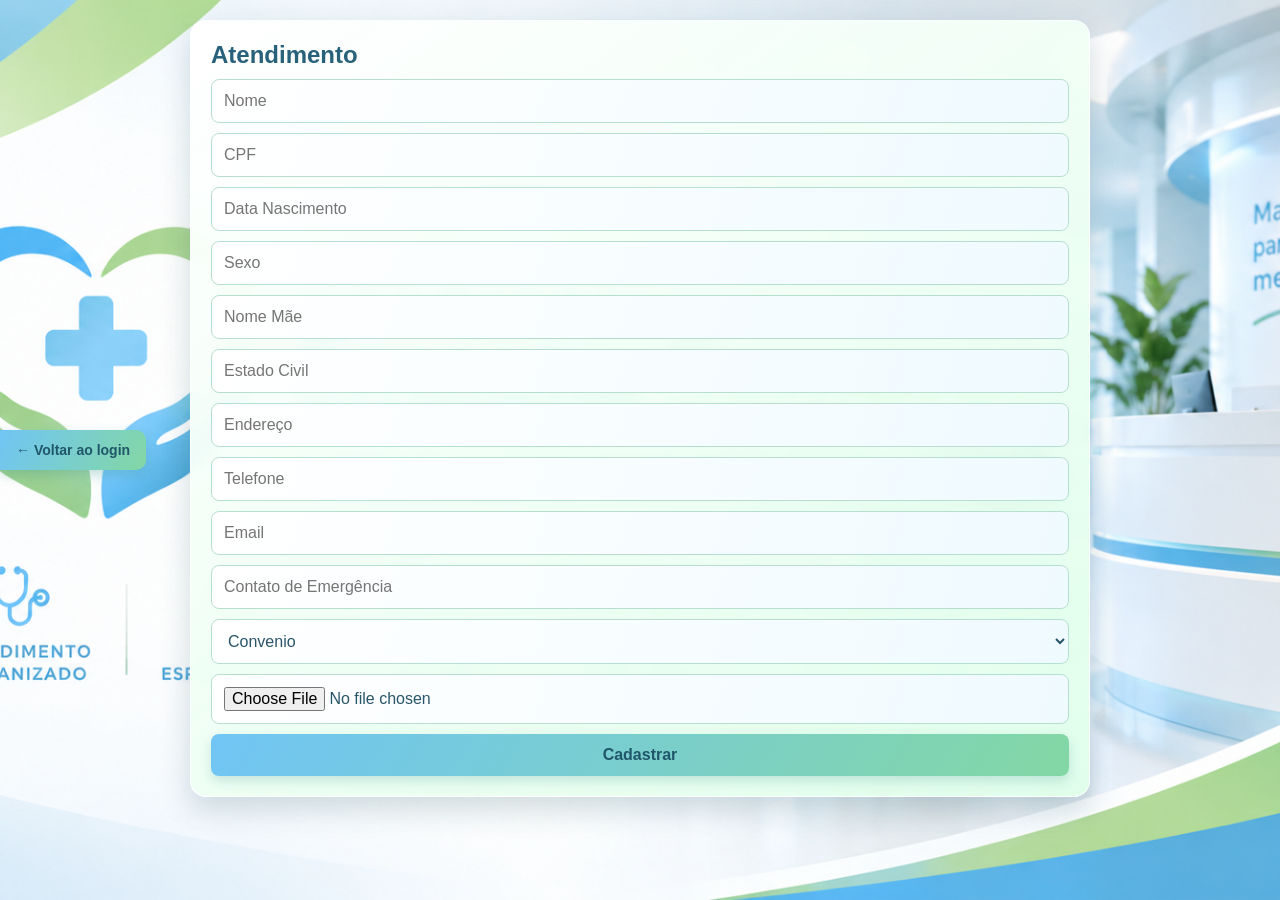
<file: frontend/atendimento.html>
<!DOCTYPE html>
<html>
<head><link rel="stylesheet" href="css/style.css"></head>
<body>
<a class="login-back-button" href="index.html">← Voltar ao login</a>
<div class="container">
<h2>Atendimento</h2>

<input type="text" id="nome" placeholder="Nome">
<input type="text" id="cpf" placeholder="CPF" inputmode="numeric" minlength="11" maxlength="11" pattern="[0-9]{11}" required aria-describedby="cpfErro">
<p id="cpfErro" role="alert" hidden></p>
<input id="dataNascimento" placeholder="Data Nascimento">
<input id="sexo" placeholder="Sexo">
<input id="nomeMãe" placeholder="Nome Mãe">
<input id="estadoCivil" placeholder="Estado Civil">
<input id="endereco" placeholder="Endereço">
<input type="number" id="telefone" placeholder="Telefone">
<input type="email" id="email" placeholder="Email">
<input type="number" id="contatoEMG" placeholder="Contato de Emergência">


<select id="tipo">
  <option>Convenio</option>
  <option>Particular</option>
</select>

<input type="file" id="foto">

<button onclick="cadastrar()">Cadastrar</button>
</div>

<script>
async function cadastrar(){
 const cpf = document.getElementById("cpf").value.trim();
 const cpfErro = document.getElementById("cpfErro");

 if (!/^[0-9]{11}$/.test(cpf)) {
  cpfErro.textContent = "CPF deve conter exatamente 11 números.";
  cpfErro.hidden = false;
  return;
 }

 cpfErro.hidden = true;

 let resposta;
 try {
  resposta = await fetch("http://localhost:3000/atendimento",{
   method:"POST",
   headers:{"Content-Type":"application/json"},
   body: JSON.stringify({
     nome: document.getElementById("nome").value,
     cpf,
     tipo: document.getElementById("tipo").value
   })
  });
 } catch {
  cpfErro.textContent = "Não foi possível enviar o cadastro. Tente novamente.";
  cpfErro.hidden = false;
  return;
 }

 const dados = await resposta.json();
 if (!resposta.ok) {
  cpfErro.textContent = dados.erro || "Não foi possível cadastrar o paciente.";
  cpfErro.hidden = false;
  return;
 }

 alert("Paciente enviado para triagem");
}
</script>
</body>
</html>
</file>
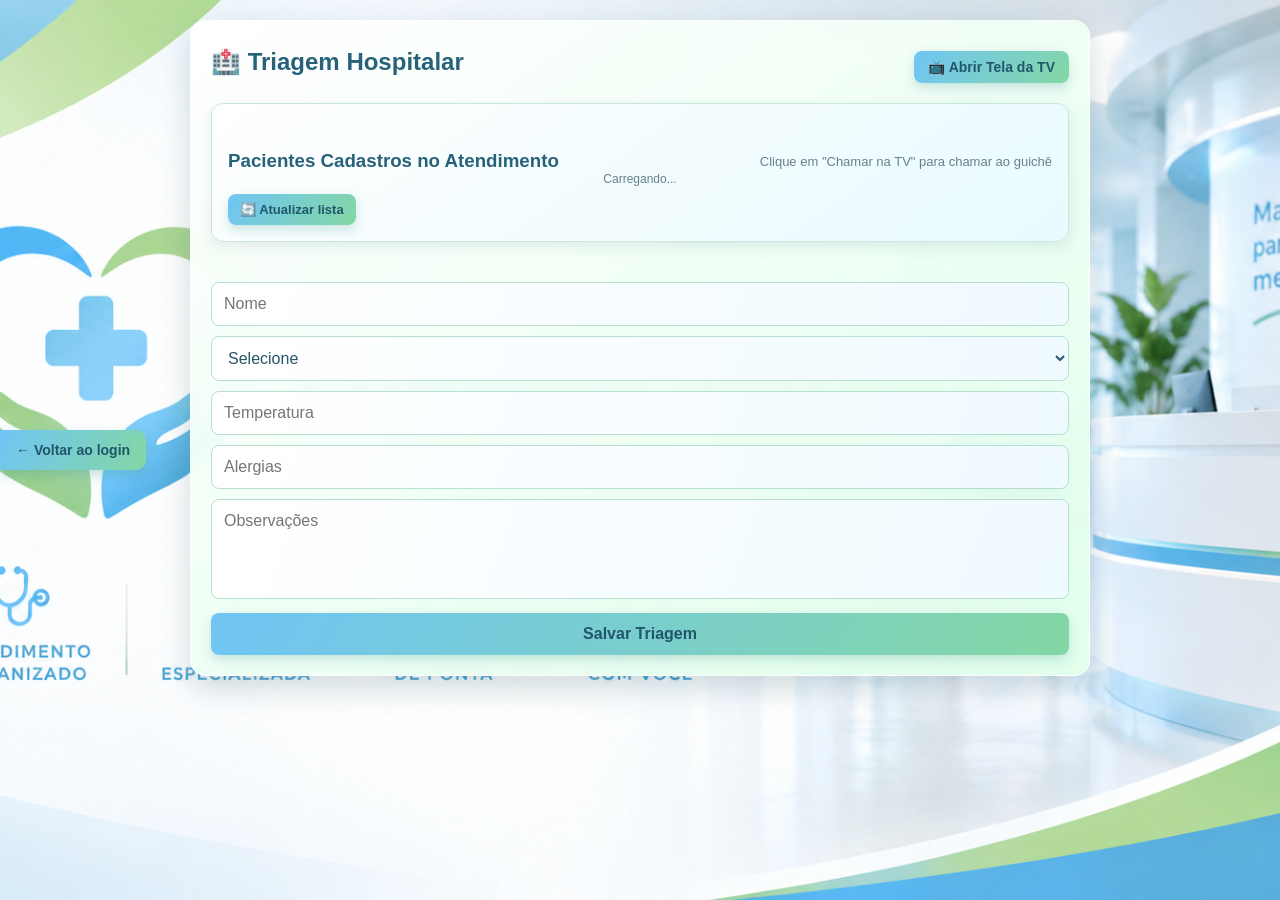
<file: frontend/triagem.html>
<!DOCTYPE html>
<html lang="pt-br">
<head>
<meta charset="UTF-8">
<title>Triagem</title>
<link rel="stylesheet" href="css/style.css">
</head>
<body>
<a class="login-back-button" href="index.html">← Voltar ao login</a>
<div class="container">

  <!-- Cabeçalho com botão da TV -->
  <div class="triagem-cabecalho">
   <h2>🏥 Triagem Hospitalar</h2>
   <button class="btn-abrir-tv"
   onclick="window.open('tv.html','_blank')">📺
   Abrir Tela da TV</button>
  </div>

  <!-- Fila de pacientes do Atendimento criada para mostrar
    quem pode ser chamado na TV -->
  <div class="pacientes-fila">
    <h3>
      Pacientes Cadastros no Atendimento
      <span>Clique em "Chamar na TV" para
        chamar ao guichê</span>
    </h3>
    <div id="fila-pacientes">
      <p class="texto-secundario fila-carregando">Carregando...</p>
    </div>
    <button class="btn-atualizar" onclick="carregarPacientes()">
        🔄️
        Atualizar
        lista</button>
  </div>
  <input id="nome" placeholder="Nome">

<select id="sintoma">

<option value="">Selecione</option>
<option value="dor_leve">Dor leve</option>
<option value="resfriado">Resfriado</option>
<option value="coriza">Coriza</option>
<option value="tosse">Tosse</option>
<option value="febre">Febre</option>
<option value="vomito">Vômito</option>
<option value="diarreia">Diarreia</option>
<option value="falta_ar_moderada">Falta de ar moderada</option>
<option value="falta_ar_grave">Falta de ar grave</option>
<option value="infarto">Suspeita de infarto</option>
<option value="avc">Suspeita de AVC</option>
<option value="convulsao">Convulsão</option>
<option value="hemorragia">Hemorragia</option>

</select>

<input
  id="temp"
  type="number"
  placeholder="Temperatura"
/>

<input
  id="alergia"
  placeholder="Alergias"
/>

<textarea
  id="observacao"
  placeholder="Observações"
></textarea>

<div id="resultado"></div>

<button id="salvar-triagem" onclick="salvar()">
Salvar Triagem
</button>

</div>

<script>

function classificarRisco(sintoma, temperatura){

  const vermelhos = [
    "infarto",
    "avc",
    "convulsao",
    "hemorragia",
    "falta_ar_grave"
  ];

  const amarelos = [
    "febre",
    "vomito",
    "diarreia",
    "falta_ar_moderada"
  ];

  if (temperatura >= 39) {
    return "vermelho";
  }

  if (vermelhos.includes(sintoma)) {
    return "vermelho";
  }

  if (amarelos.includes(sintoma)) {
    return "amarelo";
  }

  return "verde";
}

async function salvar(){

  const nome =
    document.getElementById("nome").value.trim();

  const sintoma =
    document.getElementById("sintoma").value;

  const temperaturaInformada =
    document.getElementById("temp").value;
  const temperatura =
    temperaturaInformada === "" ? null : Number(temperaturaInformada);

  const alergia =
    document.getElementById("alergia").value;

  const observacao =
    document.getElementById("observacao").value;

  const risco =
    classificarRisco(sintoma, temperatura);

  const resultado = document.getElementById("resultado");
  const botaoSalvar = document.getElementById("salvar-triagem");

  if (!nome) {
    resultado.className = "";
    resultado.textContent = "Informe o nome do paciente para salvar a triagem.";
    return;
  }

  botaoSalvar.disabled = true;
  resultado.className = "";
  resultado.textContent = "Salvando triagem...";

  try {
    const resposta = await fetch("/triagem", {
      method: "POST",
      headers: { "Content-Type": "application/json" },
      body: JSON.stringify({
        nome,
        sintoma,
        temperatura,
        alergia,
        observacao,
        risco
      })
    });
    const dados = await resposta.json();

    if (!resposta.ok) {
      throw new Error(dados.erro || "Não foi possível salvar a triagem.");
    }

    resultado.className = risco;
    resultado.textContent = `Triagem salva no banco de dados. Classificação: ${risco.toUpperCase()}`;
  } catch (erro) {
    resultado.className = "";
    resultado.textContent = `Erro ao salvar a triagem: ${erro.message}`;
  } finally {
    botaoSalvar.disabled = false;
  }

}

</script>

</body>
</html>
</file>
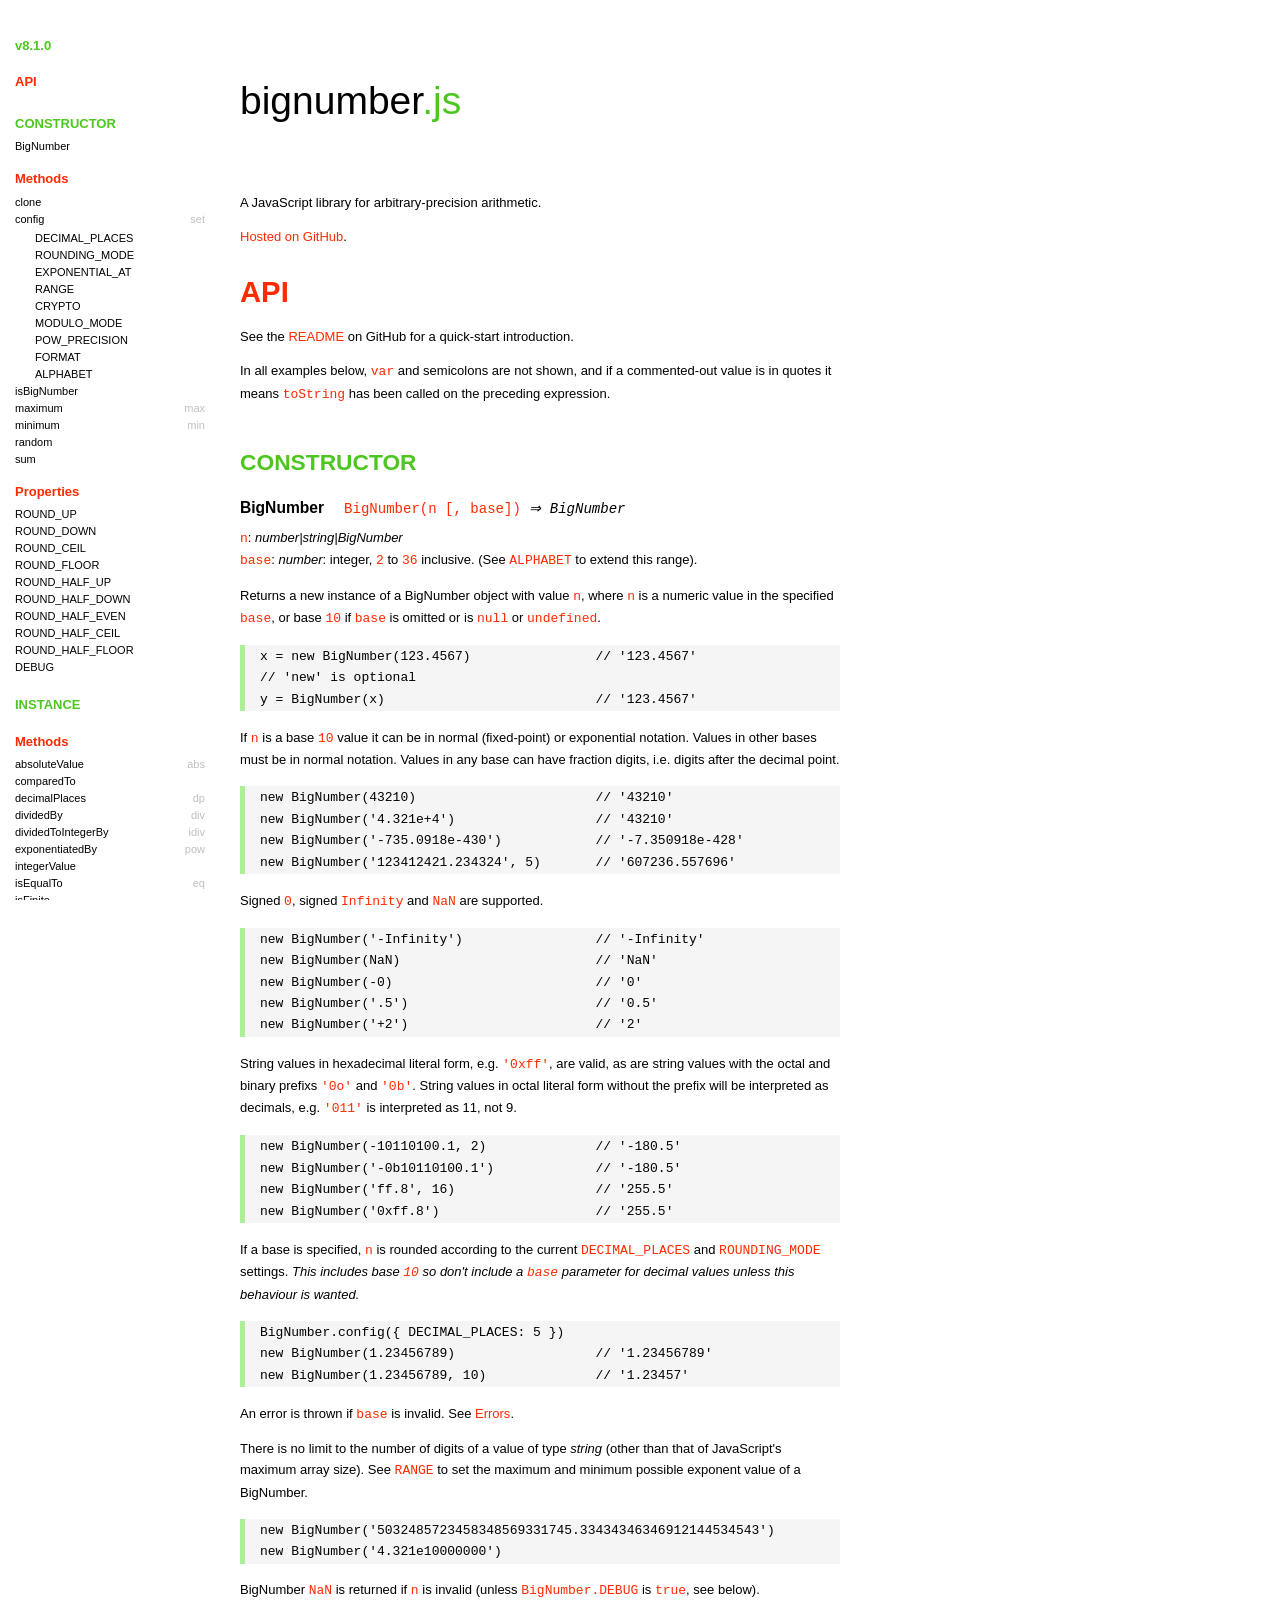
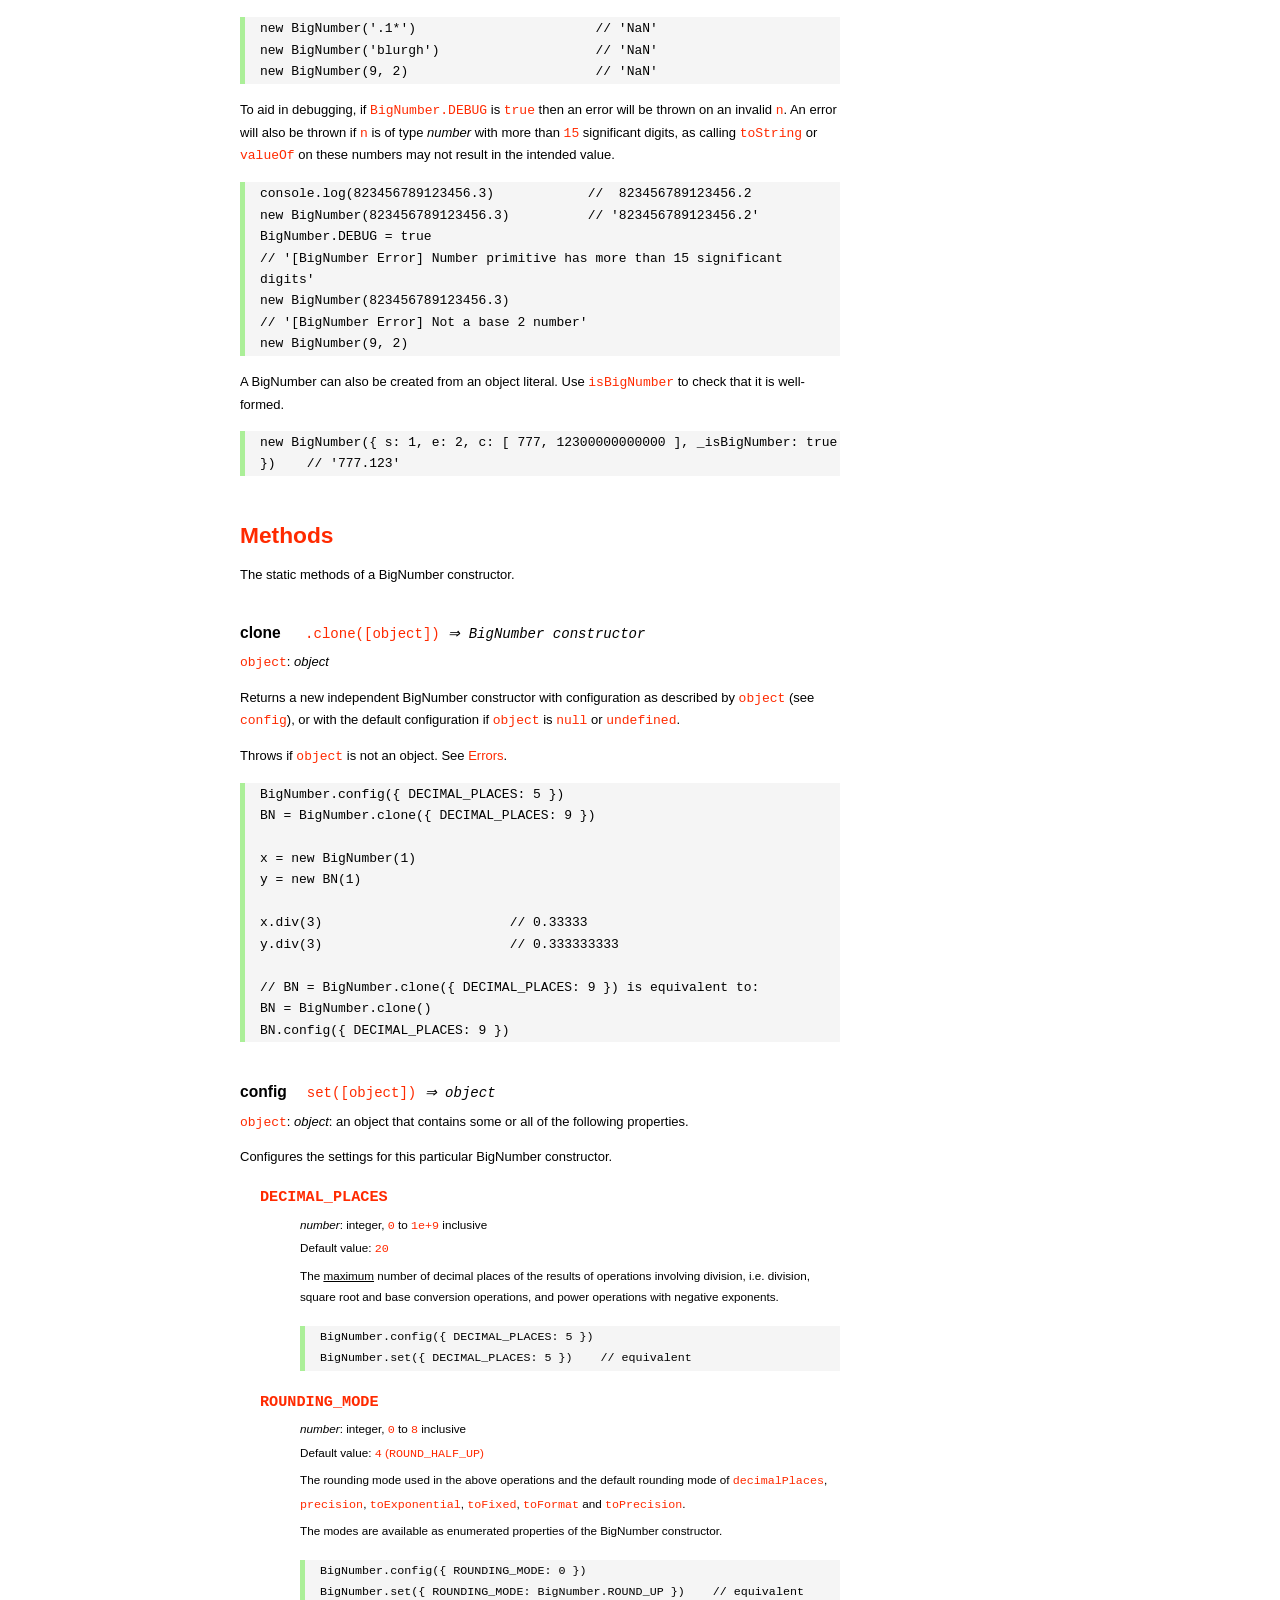
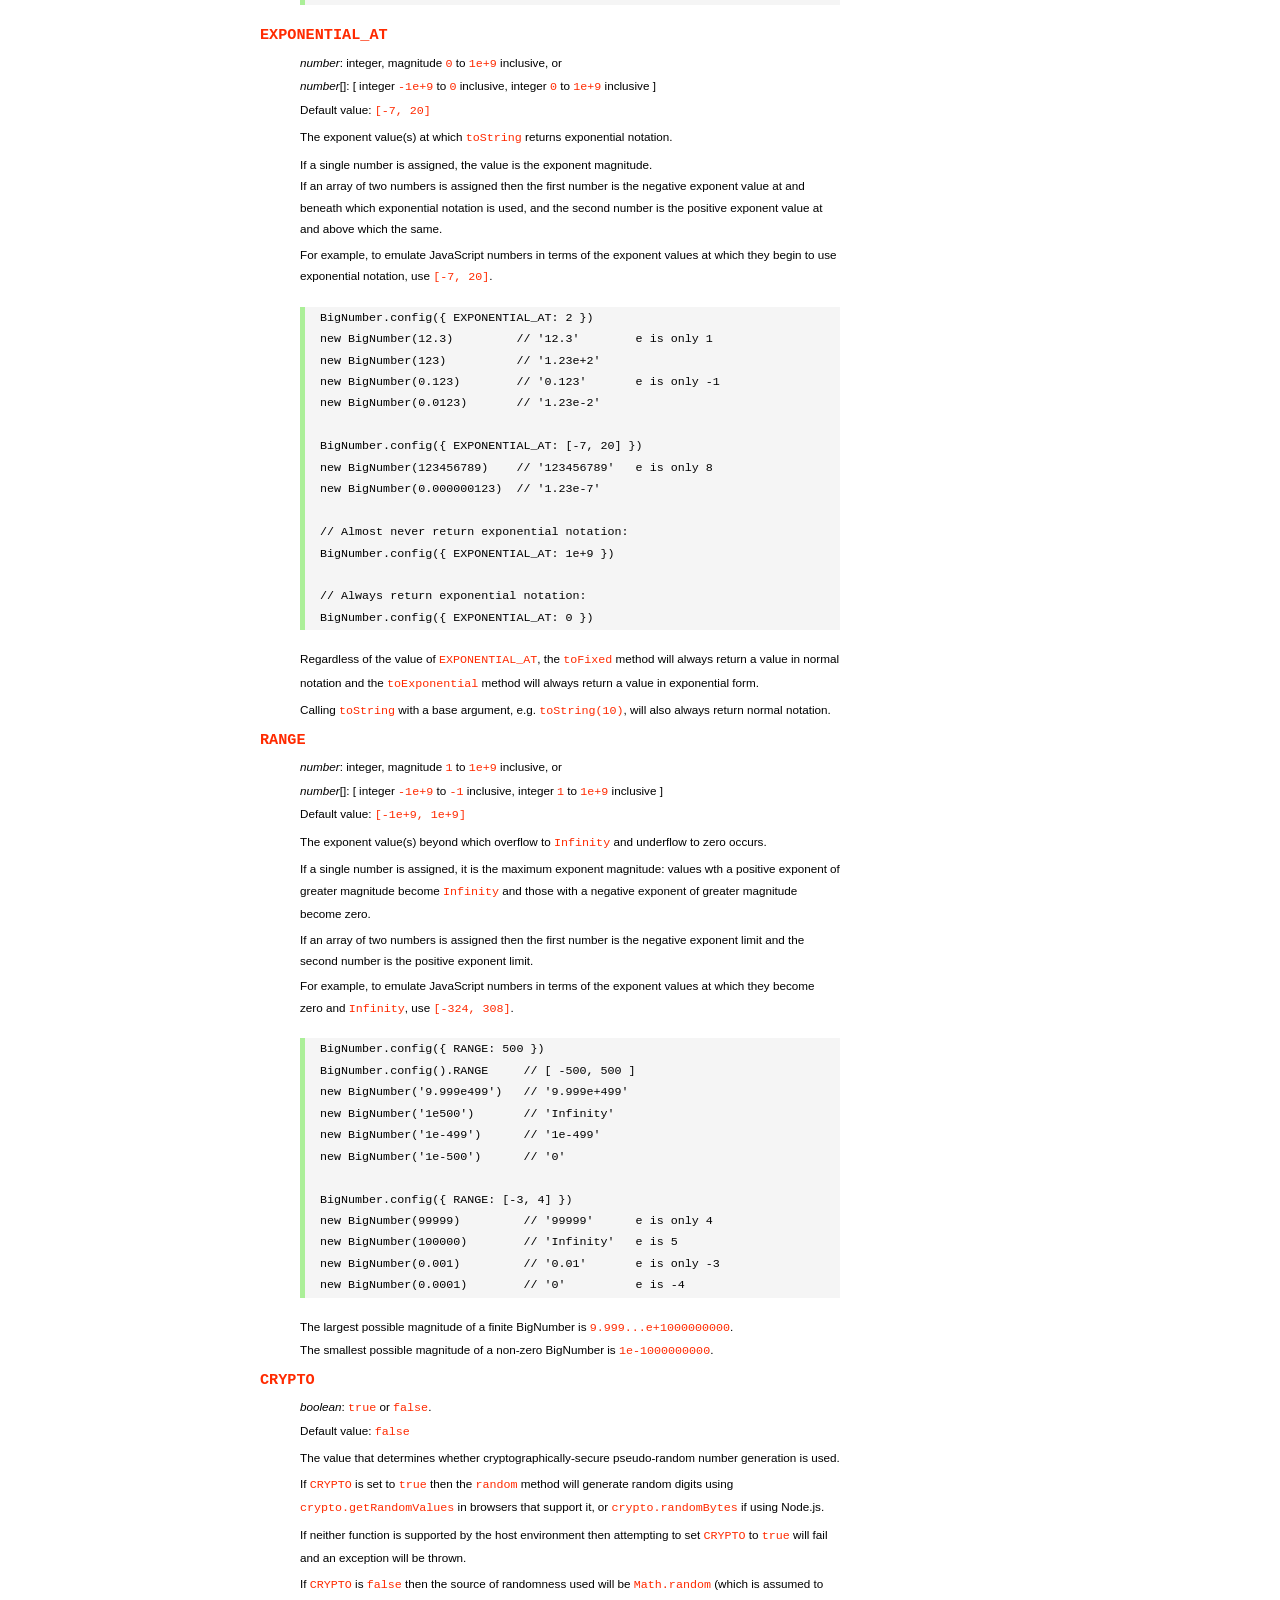
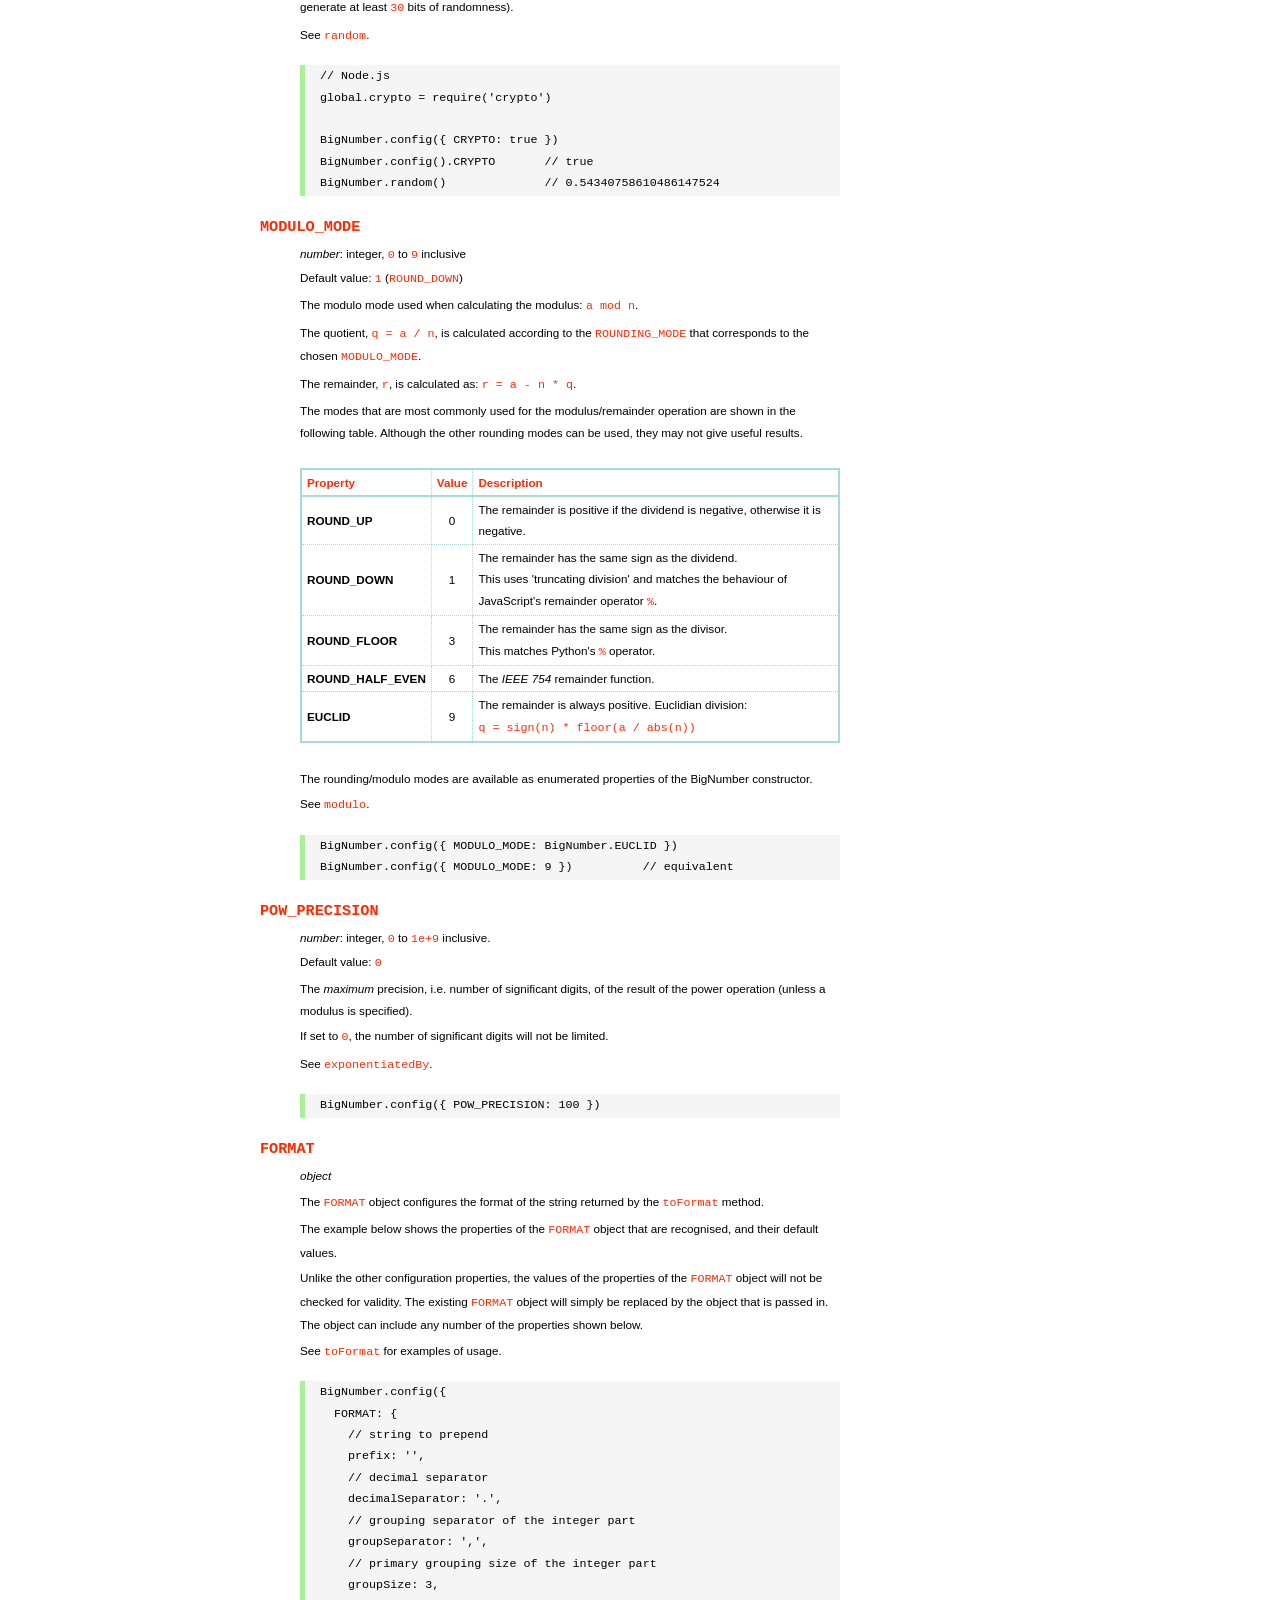
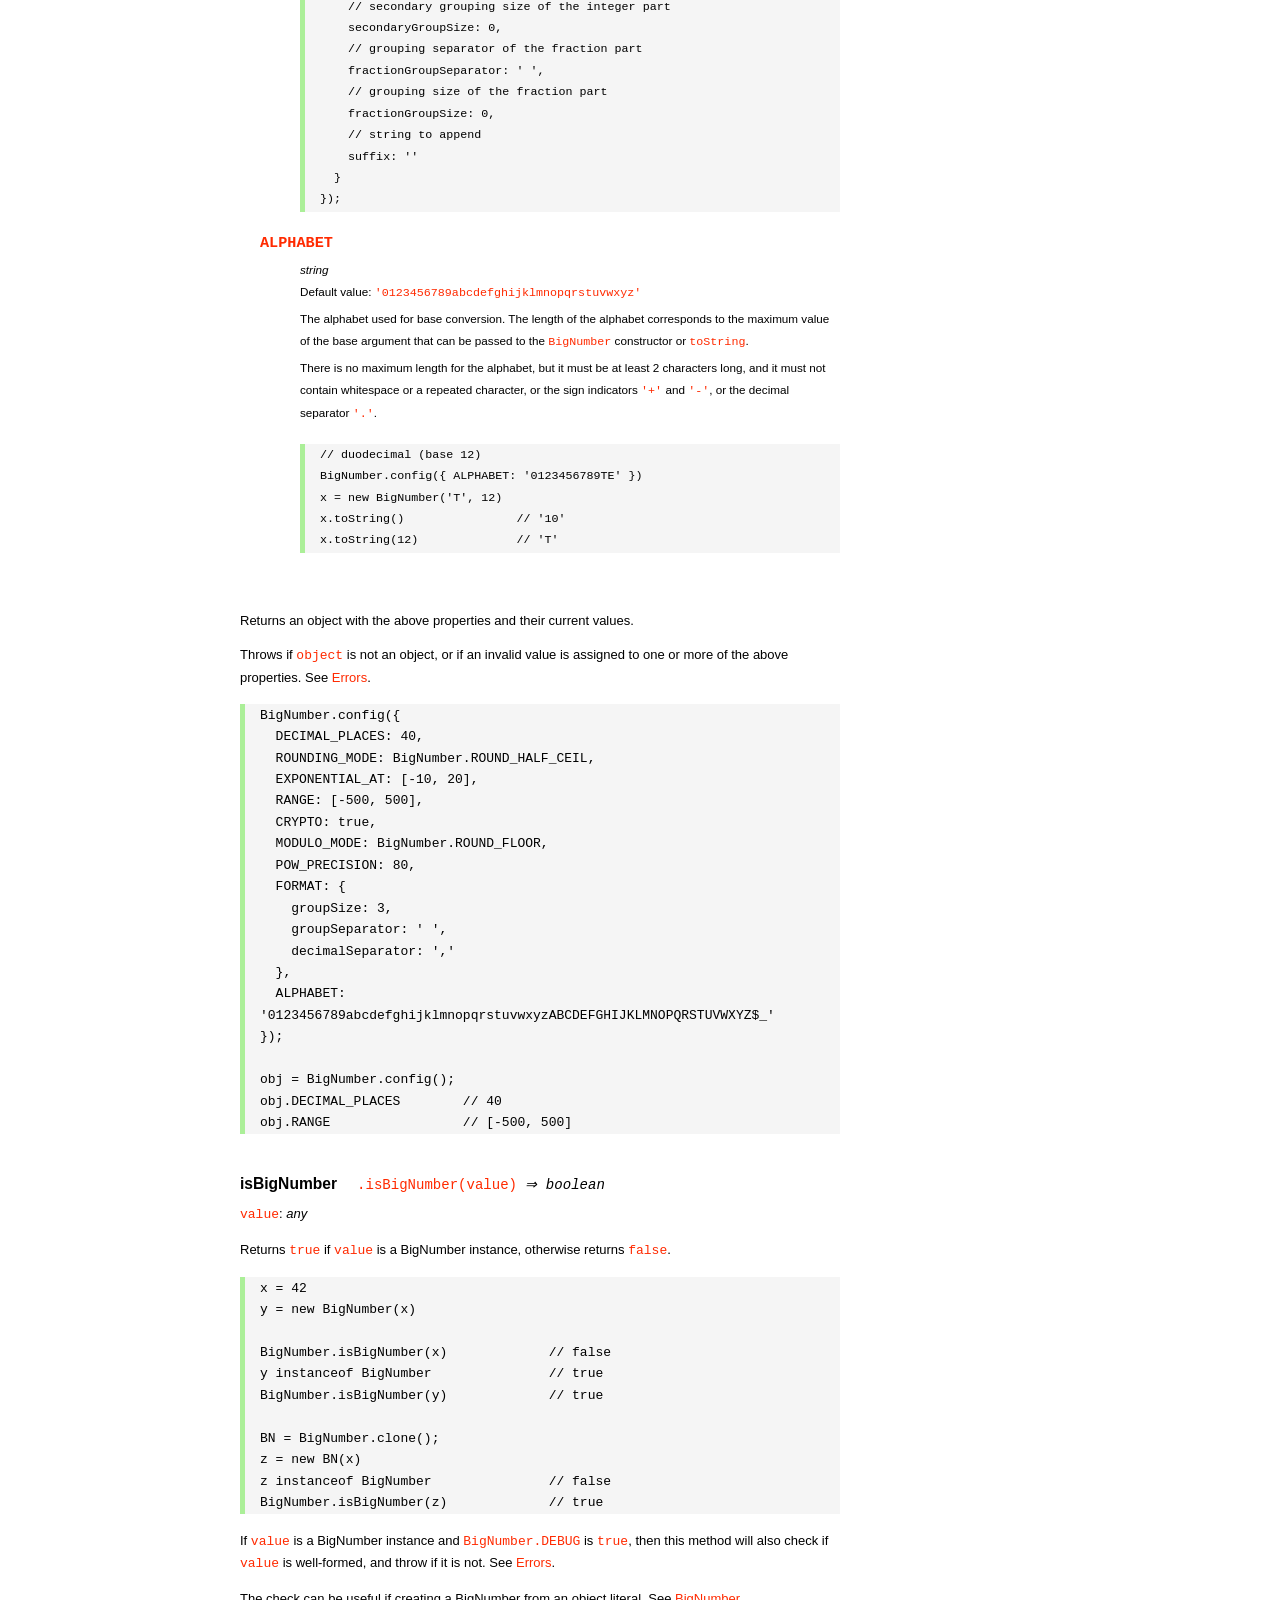
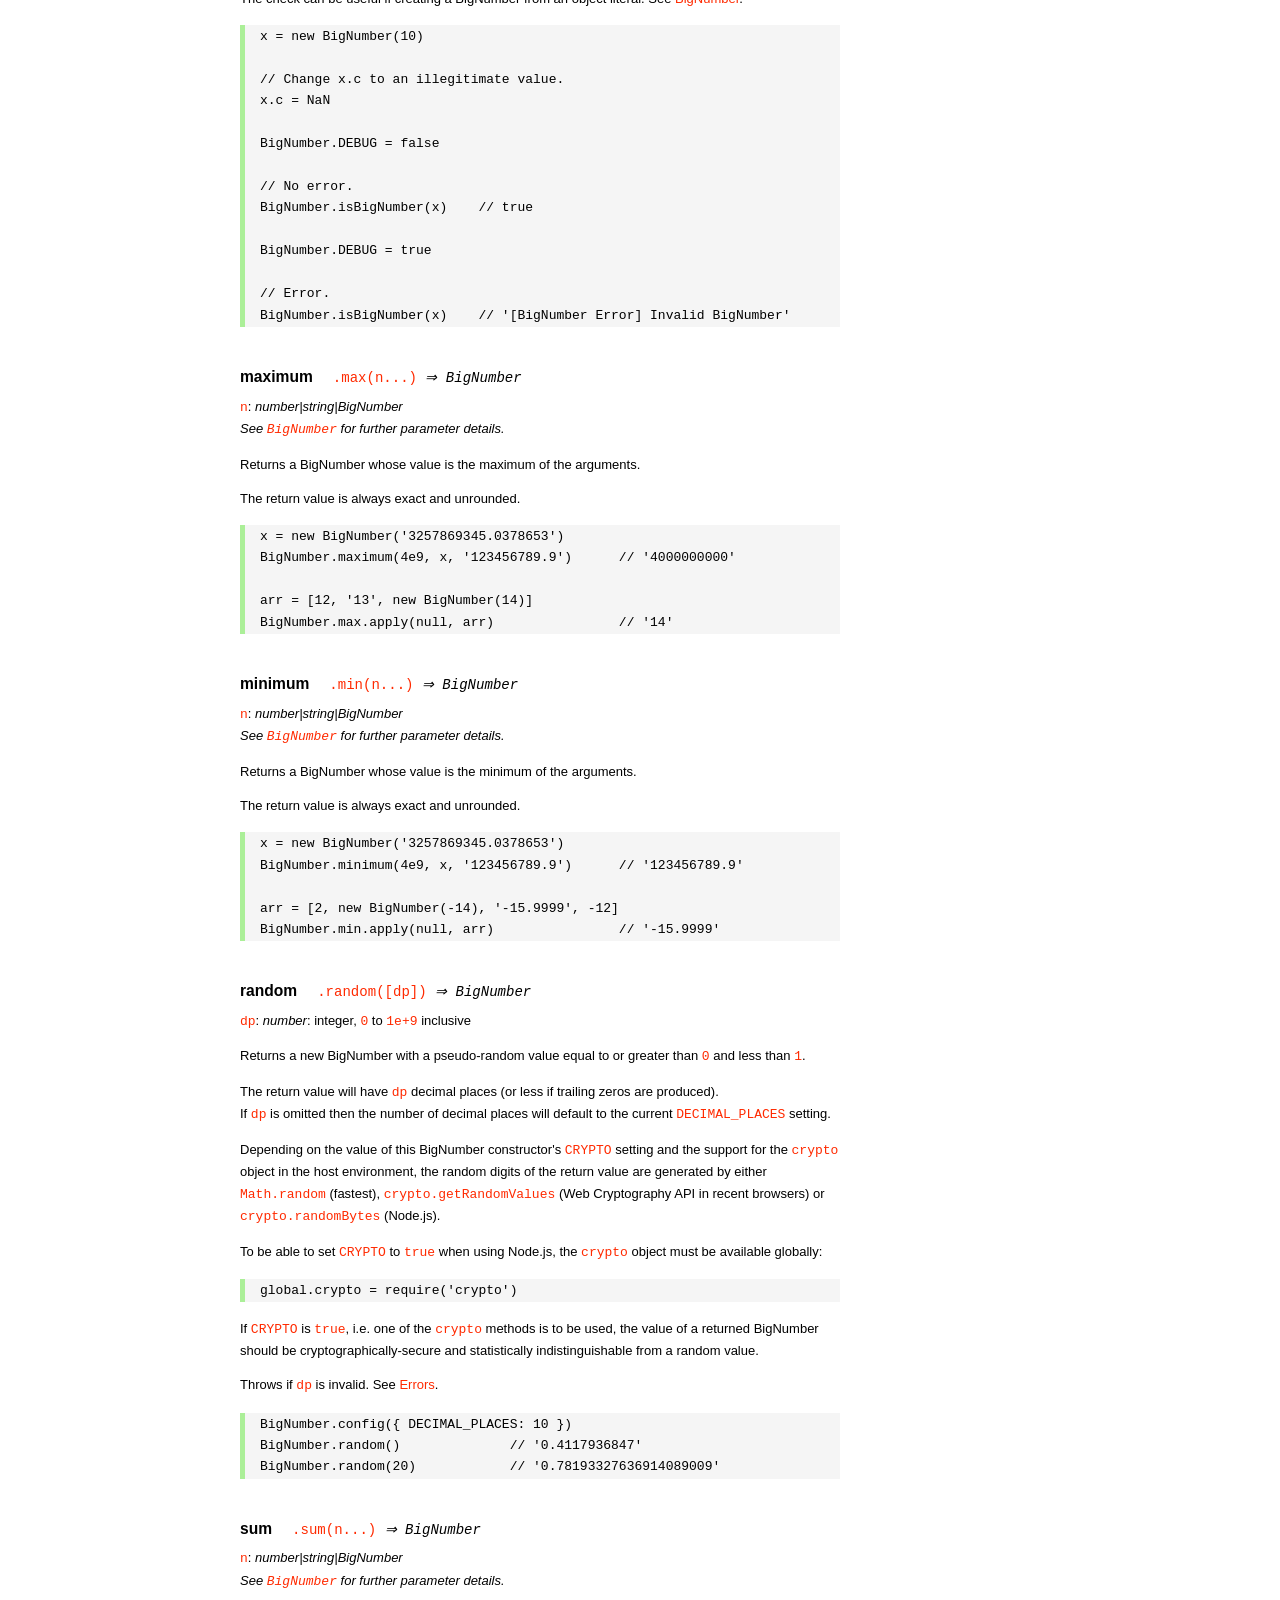
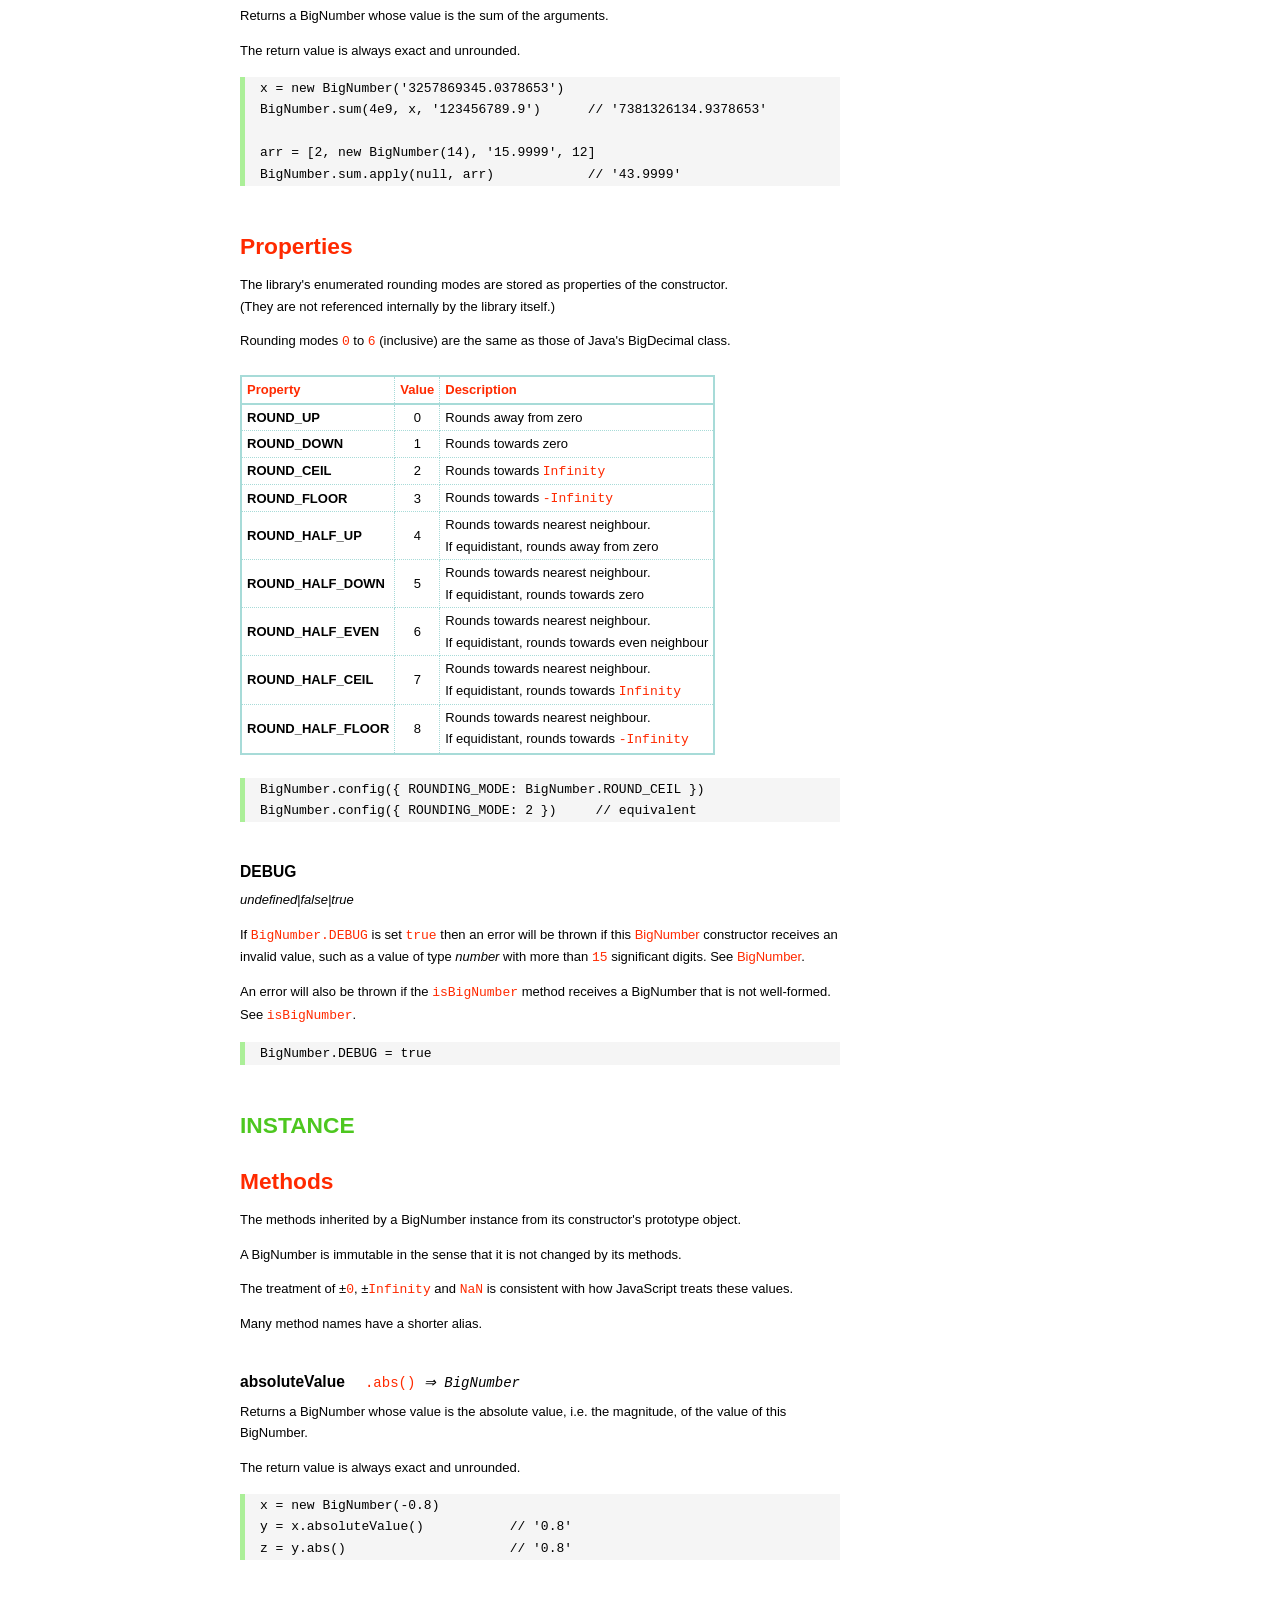
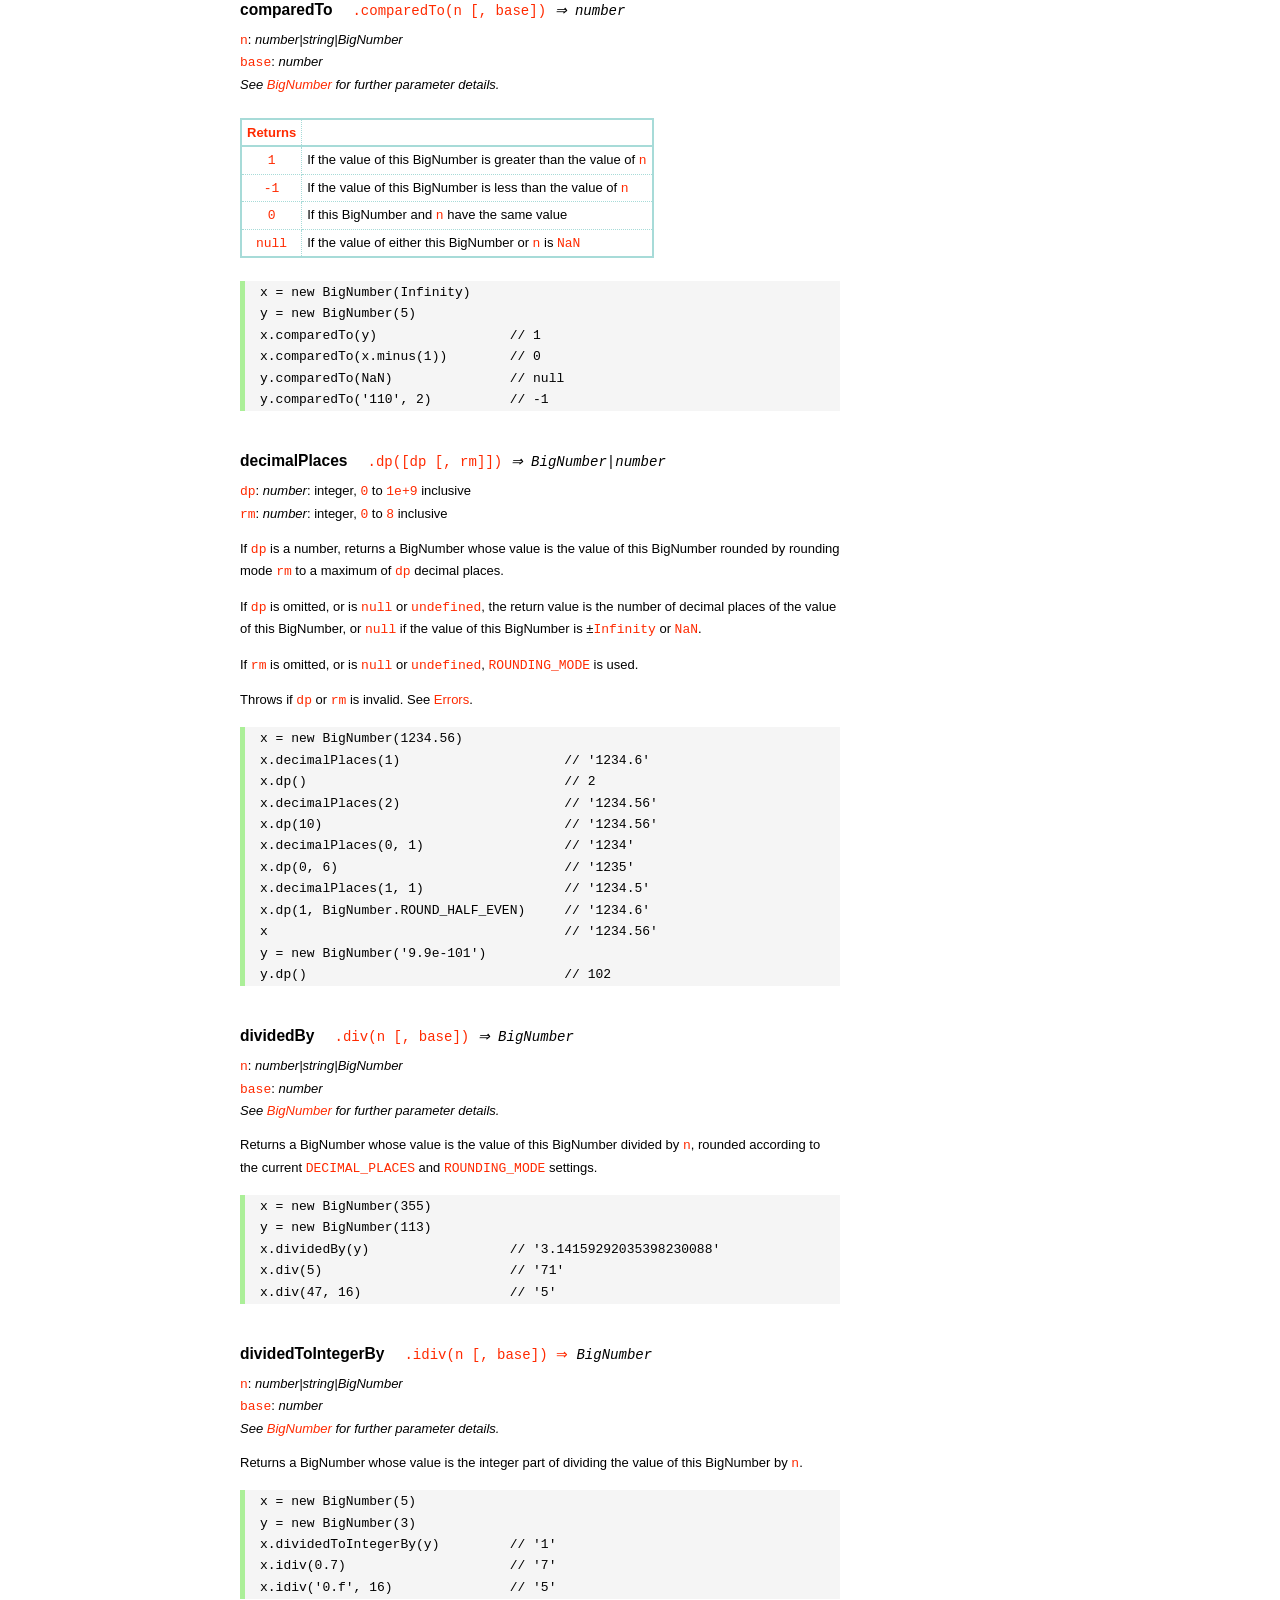
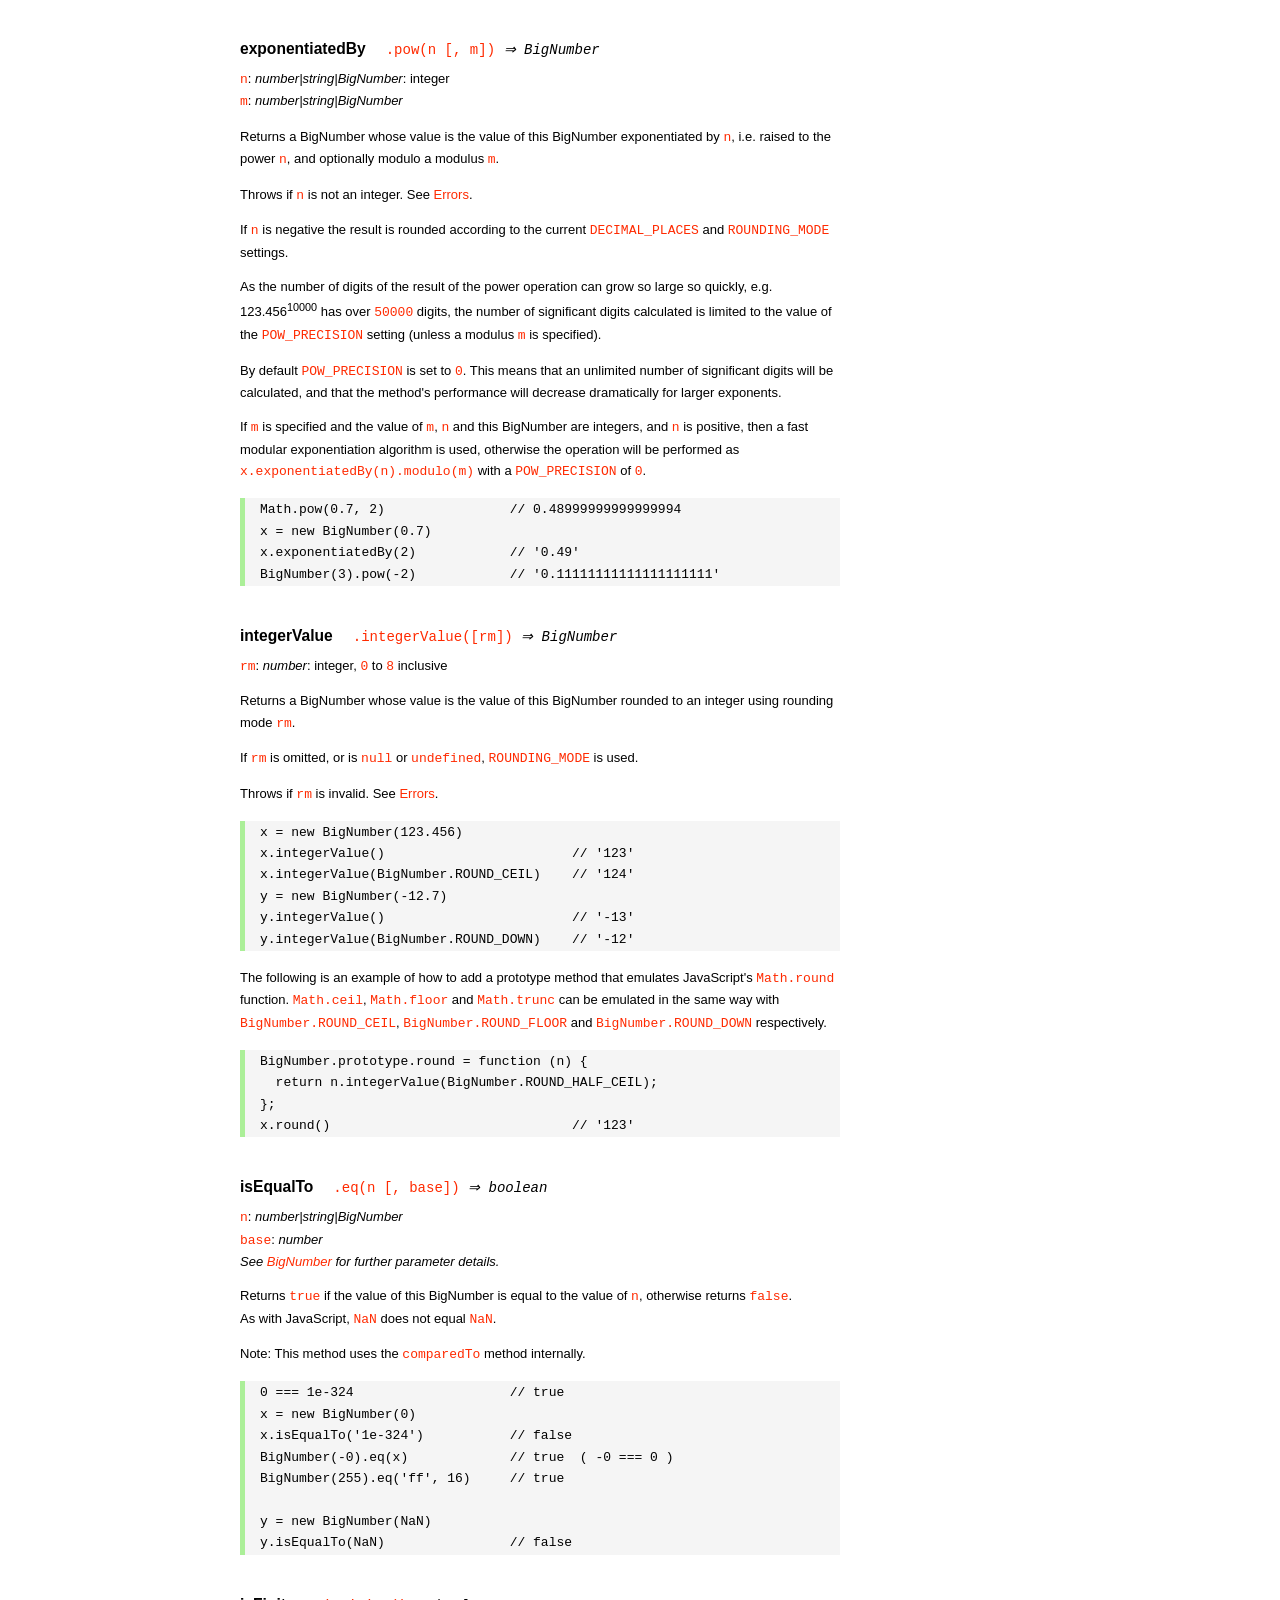
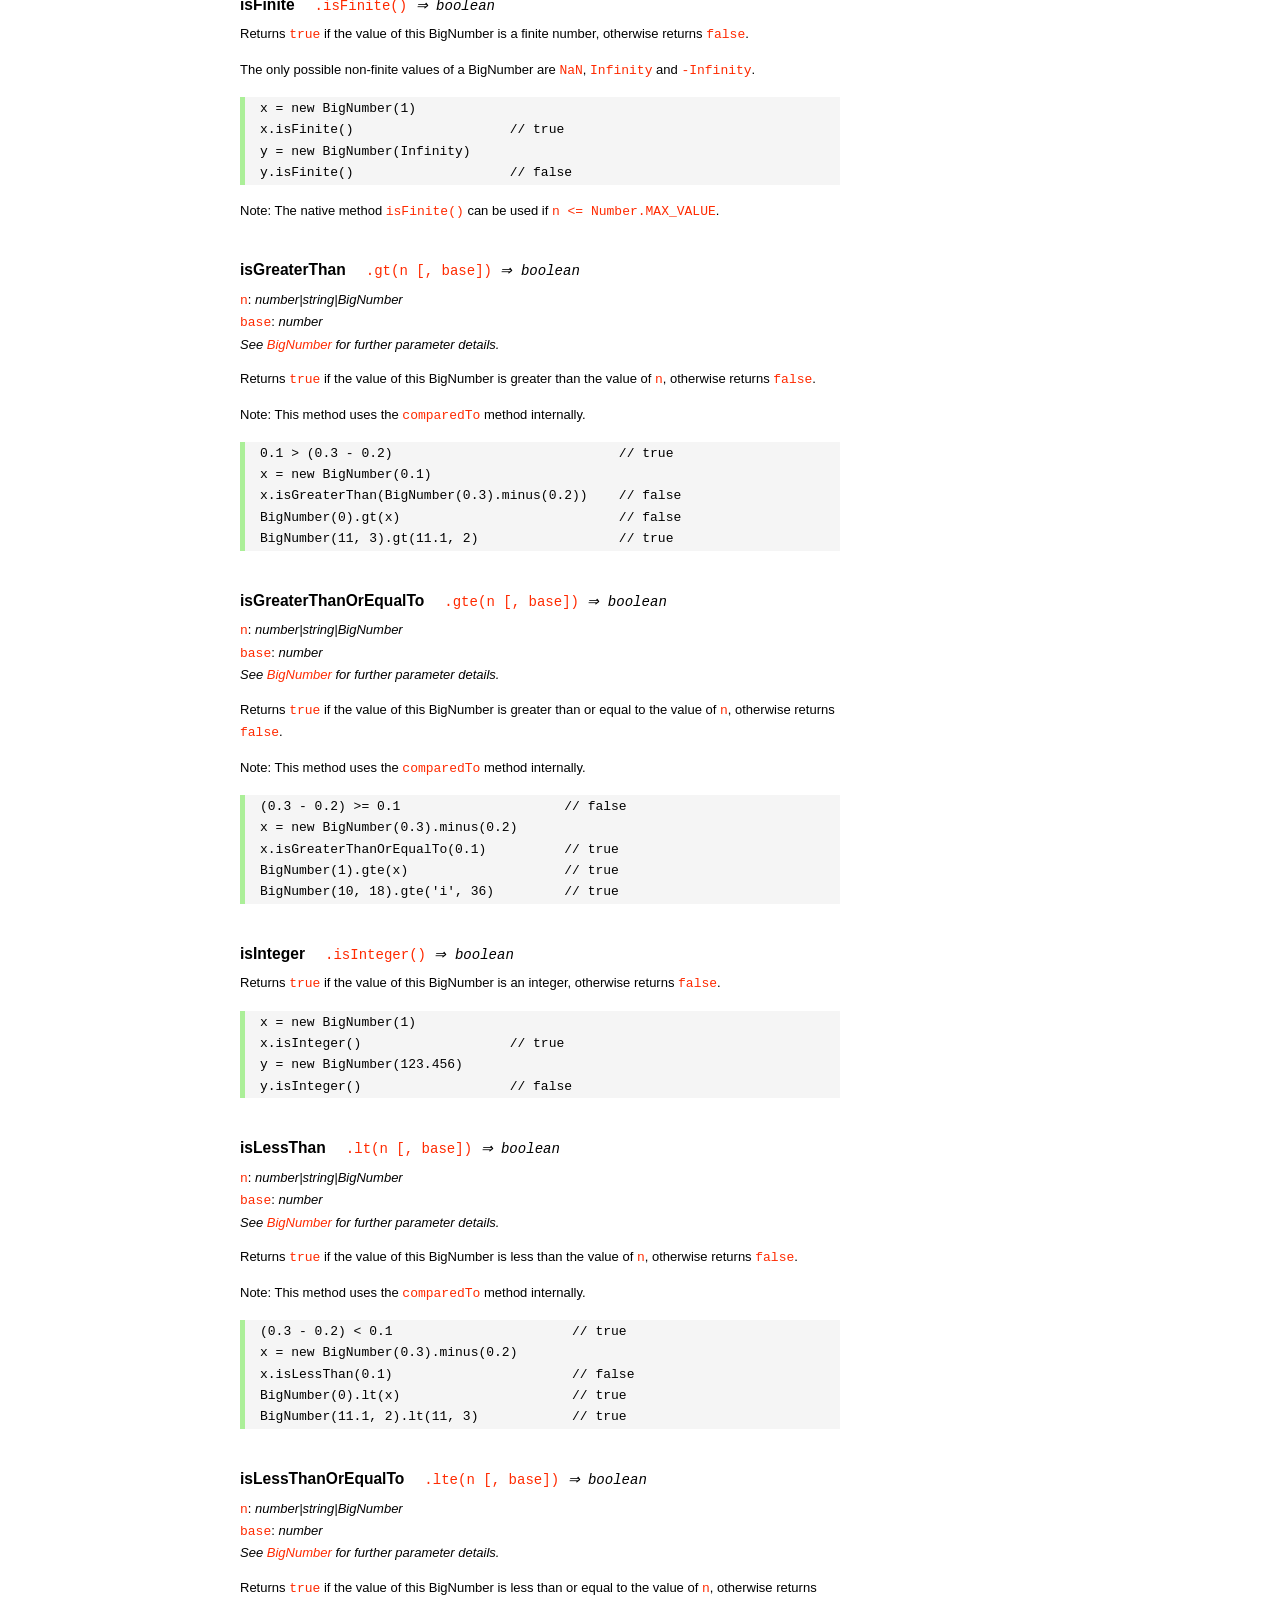
<file: node_modules/bignumber.js/doc/API.html>
<!DOCTYPE HTML>
<html>
<head>
<meta charset="utf-8">
<meta http-equiv="X-UA-Compatible" content="IE=edge">
<meta name="Author" content="M Mclaughlin">
<title>bignumber.js API</title>
<style>
html{font-size:100%}
body{background:#fff;font-family:"Helvetica Neue",Helvetica,Arial,sans-serif;font-size:13px;
  line-height:1.65em;min-height:100%;margin:0}
body,i{color:#000}
.nav{background:#fff;position:fixed;top:0;bottom:0;left:0;width:200px;overflow-y:auto;
  padding:15px 0 30px 15px}
div.container{width:600px;margin:50px 0 50px 240px}
p{margin:0 0 1em;width:600px}
pre,ul{margin:1em 0}
h1,h2,h3,h4,h5{margin:0;padding:1.5em 0 0}
h1,h2{padding:.75em 0}
h1{font:400 3em Verdana,sans-serif;color:#000;margin-bottom:1em}
h2{font-size:2.25em;color:#ff2a00}
h3{font-size:1.75em;color:#4dc71f}
h4{font-size:1.75em;color:#ff2a00;padding-bottom:.75em}
h5{font-size:1.2em;margin-bottom:.4em}
h6{font-size:1.1em;margin-bottom:0.8em;padding:0.5em 0}
dd{padding-top:.35em}
dt{padding-top:.5em}
b{font-weight:700}
dt b{font-size:1.3em}
a,a:visited{color:#ff2a00;text-decoration:none}
a:active,a:hover{outline:0;text-decoration:underline}
.nav a,.nav b,.nav a:visited{display:block;color:#ff2a00;font-weight:700; margin-top:15px}
.nav b{color:#4dc71f;margin-top:20px;cursor:default;width:auto}
ul{list-style-type:none;padding:0 0 0 20px}
.nav ul{line-height:14px;padding-left:0;margin:5px 0 0}
.nav ul a,.nav ul a:visited,span{display:inline;color:#000;font-family:Verdana,Geneva,sans-serif;
  font-size:11px;font-weight:400;margin:0}
.inset,ul.inset{margin-left:20px}
.inset{font-size:.9em}
.nav li{width:auto;margin:0 0 3px}
.alias{font-style:italic;margin-left:20px}
table{border-collapse:collapse;border-spacing:0;border:2px solid #a7dbd8;margin:1.75em 0;padding:0}
td,th{text-align:left;margin:0;padding:2px 5px;border:1px dotted #a7dbd8}
th{border-top:2px solid #a7dbd8;border-bottom:2px solid #a7dbd8;color:#ff2a00}
code,pre{font-family:Consolas, monaco, monospace;font-weight:400}
pre{background:#f5f5f5;white-space:pre-wrap;word-wrap:break-word;border-left:5px solid #abef98;
  padding:1px 0 1px 15px;margin:1.2em 0}
code,.nav-title{color:#ff2a00}
.end{margin-bottom:25px}
.centre{text-align:center}
.error-table{font-size:13px;width:100%}
#faq{margin:3em 0 0}
li span{float:right;margin-right:10px;color:#c0c0c0}
#js{font:inherit;color:#4dc71f}
</style>
</head>
<body>

  <div class="nav">

    <b>v8.1.0</b>

	<a class='nav-title' href="#">API</a>

    <b> CONSTRUCTOR </b>
    <ul>
      <li><a href="#bignumber">BigNumber</a></li>
    </ul>

    <a href="#methods">Methods</a>
    <ul>
      <li><a href="#clone">clone</a></li>
      <li><a href="#config" >config</a><span>set</span></li>
      <li>
        <ul class="inset">
          <li><a href="#decimal-places">DECIMAL_PLACES</a></li>
          <li><a href="#rounding-mode" >ROUNDING_MODE</a></li>
          <li><a href="#exponential-at">EXPONENTIAL_AT</a></li>
          <li><a href="#range"         >RANGE</a></li>
          <li><a href="#crypto"        >CRYPTO</a></li>
          <li><a href="#modulo-mode"   >MODULO_MODE</a></li>
          <li><a href="#pow-precision" >POW_PRECISION</a></li>
          <li><a href="#format"        >FORMAT</a></li>
          <li><a href="#alphabet"      >ALPHABET</a></li>
        </ul>
      </li>
      <li><a href="#isBigNumber">isBigNumber</a></li>
      <li><a href="#max"        >maximum</a><span>max</span></li>
      <li><a href="#min"        >minimum</a><span>min</span></li>
      <li><a href="#random"     >random</a></li>
      <li><a href="#sum"        >sum</a></li>
    </ul>

    <a href="#constructor-properties">Properties</a>
    <ul>
      <li><a href="#round-up"        >ROUND_UP</a></li>
      <li><a href="#round-down"      >ROUND_DOWN</a></li>
      <li><a href="#round-ceil"      >ROUND_CEIL</a></li>
      <li><a href="#round-floor"     >ROUND_FLOOR</a></li>
      <li><a href="#round-half-up"   >ROUND_HALF_UP</a></li>
      <li><a href="#round-half-down" >ROUND_HALF_DOWN</a></li>
      <li><a href="#round-half-even" >ROUND_HALF_EVEN</a></li>
      <li><a href="#round-half-ceil" >ROUND_HALF_CEIL</a></li>
      <li><a href="#round-half-floor">ROUND_HALF_FLOOR</a></li>
      <li><a href="#debug"           >DEBUG</a></li>
    </ul>

    <b> INSTANCE </b>

    <a href="#prototype-methods">Methods</a>
    <ul>
      <li><a href="#abs"    >absoluteValue         </a><span>abs</span>  </li>
      <li><a href="#cmp"    >comparedTo            </a>                  </li>
      <li><a href="#dp"     >decimalPlaces         </a><span>dp</span>   </li>
      <li><a href="#div"    >dividedBy             </a><span>div</span>  </li>
      <li><a href="#divInt" >dividedToIntegerBy    </a><span>idiv</span> </li>
      <li><a href="#pow"    >exponentiatedBy       </a><span>pow</span>  </li>
      <li><a href="#int"    >integerValue          </a>                  </li>
      <li><a href="#eq"     >isEqualTo             </a><span>eq</span>   </li>
      <li><a href="#isF"    >isFinite              </a>                  </li>
      <li><a href="#gt"     >isGreaterThan         </a><span>gt</span>   </li>
      <li><a href="#gte"    >isGreaterThanOrEqualTo</a><span>gte</span>  </li>
      <li><a href="#isInt"  >isInteger             </a>                  </li>
      <li><a href="#lt"     >isLessThan            </a><span>lt</span>   </li>
      <li><a href="#lte"    >isLessThanOrEqualTo   </a><span>lte</span>  </li>
      <li><a href="#isNaN"  >isNaN                 </a>                  </li>
      <li><a href="#isNeg"  >isNegative            </a>                  </li>
      <li><a href="#isPos"  >isPositive            </a>                  </li>
      <li><a href="#isZ"    >isZero                </a>                  </li>
      <li><a href="#minus"  >minus                 </a>                  </li>
      <li><a href="#mod"    >modulo                </a><span>mod</span>  </li>
      <li><a href="#times"  >multipliedBy          </a><span>times</span></li>
      <li><a href="#neg"    >negated               </a>                  </li>
      <li><a href="#plus"   >plus                  </a>                  </li>
      <li><a href="#sd"     >precision             </a><span>sd</span>   </li>
      <li><a href="#shift"  >shiftedBy             </a>                  </li>
      <li><a href="#sqrt"   >squareRoot            </a><span>sqrt</span> </li>
      <li><a href="#toE"    >toExponential         </a>                  </li>
      <li><a href="#toFix"  >toFixed               </a>                  </li>
      <li><a href="#toFor"  >toFormat              </a>                  </li>
      <li><a href="#toFr"   >toFraction            </a>                  </li>
      <li><a href="#toJSON" >toJSON                </a>                  </li>
      <li><a href="#toN"    >toNumber              </a>                  </li>
      <li><a href="#toP"    >toPrecision           </a>                  </li>
      <li><a href="#toS"    >toString              </a>                  </li>
      <li><a href="#valueOf">valueOf               </a>                  </li>
    </ul>

    <a href="#instance-properties">Properties</a>
    <ul>
      <li><a href="#coefficient">c: coefficient</a></li>
      <li><a href="#exponent"   >e: exponent</a></li>
      <li><a href="#sign"       >s: sign</a></li>
    </ul>

    <a href="#zero-nan-infinity">Zero, NaN &amp; Infinity</a>
    <a href="#Errors">Errors</a>
    <a href="#type-coercion">Type coercion</a>
    <a class='end' href="#faq">FAQ</a>

  </div>

  <div class="container">

    <h1>bignumber<span id='js'>.js</span></h1>

    <p>A JavaScript library for arbitrary-precision arithmetic.</p>
    <p><a href="https://github.com/MikeMcl/bignumber.js">Hosted on GitHub</a>. </p>

    <h2>API</h2>

    <p>
      See the <a href='https://github.com/MikeMcl/bignumber.js'>README</a> on GitHub for a
      quick-start introduction.
    </p>
    <p>
      In all examples below, <code>var</code> and semicolons are not shown, and if a commented-out
      value is in quotes it means <code>toString</code> has been called on the preceding expression.
    </p>


    <h3>CONSTRUCTOR</h3>


    <h5 id="bignumber">
      BigNumber<code class='inset'>BigNumber(n [, base]) <i>&rArr; BigNumber</i></code>
    </h5>
    <p>
      <code>n</code>: <i>number|string|BigNumber</i><br />
      <code>base</code>: <i>number</i>: integer, <code>2</code> to <code>36</code> inclusive. (See
      <a href='#alphabet'><code>ALPHABET</code></a> to extend this range).
    </p>
    <p>
      Returns a new instance of a BigNumber object with value <code>n</code>, where <code>n</code>
      is a numeric value in the specified <code>base</code>, or base <code>10</code> if
      <code>base</code> is omitted or is <code>null</code> or <code>undefined</code>.
    </p>
    <pre>
x = new BigNumber(123.4567)                // '123.4567'
// 'new' is optional
y = BigNumber(x)                           // '123.4567'</pre>
    <p>
      If <code>n</code> is a base <code>10</code> value it can be in normal (fixed-point) or
      exponential notation. Values in other bases must be in normal notation. Values in any base can
      have fraction digits, i.e. digits after the decimal point.
    </p>
    <pre>
new BigNumber(43210)                       // '43210'
new BigNumber('4.321e+4')                  // '43210'
new BigNumber('-735.0918e-430')            // '-7.350918e-428'
new BigNumber('123412421.234324', 5)       // '607236.557696'</pre>
    <p>
      Signed <code>0</code>, signed <code>Infinity</code> and <code>NaN</code> are supported.
    </p>
    <pre>
new BigNumber('-Infinity')                 // '-Infinity'
new BigNumber(NaN)                         // 'NaN'
new BigNumber(-0)                          // '0'
new BigNumber('.5')                        // '0.5'
new BigNumber('+2')                        // '2'</pre>
    <p>
      String values in hexadecimal literal form, e.g. <code>'0xff'</code>, are valid, as are
      string values with the octal and binary prefixs <code>'0o'</code> and <code>'0b'</code>.
      String values in octal literal form without the prefix will be interpreted as
      decimals, e.g. <code>'011'</code> is interpreted as 11, not 9.
    </p>
    <pre>
new BigNumber(-10110100.1, 2)              // '-180.5'
new BigNumber('-0b10110100.1')             // '-180.5'
new BigNumber('ff.8', 16)                  // '255.5'
new BigNumber('0xff.8')                    // '255.5'</pre>
    <p>
      If a base is specified, <code>n</code> is rounded according to the current
      <a href='#decimal-places'><code>DECIMAL_PLACES</code></a> and
      <a href='#rounding-mode'><code>ROUNDING_MODE</code></a> settings. <em>This includes base
      <code>10</code> so don't include a <code>base</code> parameter for decimal values unless
      this behaviour is wanted.</em>
    </p>
    <pre>BigNumber.config({ DECIMAL_PLACES: 5 })
new BigNumber(1.23456789)                  // '1.23456789'
new BigNumber(1.23456789, 10)              // '1.23457'</pre>
    <p>An error is thrown if <code>base</code> is invalid. See <a href='#Errors'>Errors</a>.</p>
    <p>
      There is no limit to the number of digits of a value of type <em>string</em> (other than
      that of JavaScript's maximum array size). See <a href='#range'><code>RANGE</code></a> to set
      the maximum and minimum possible exponent value of a BigNumber.
    </p>
    <pre>
new BigNumber('5032485723458348569331745.33434346346912144534543')
new BigNumber('4.321e10000000')</pre>
    <p>BigNumber <code>NaN</code> is returned if <code>n</code> is invalid
    (unless <code>BigNumber.DEBUG</code> is <code>true</code>, see below).</p>
    <pre>
new BigNumber('.1*')                       // 'NaN'
new BigNumber('blurgh')                    // 'NaN'
new BigNumber(9, 2)                        // 'NaN'</pre>
    <p>
      To aid in debugging, if <code>BigNumber.DEBUG</code> is <code>true</code> then an error will
      be thrown on an invalid <code>n</code>. An error will also be thrown if <code>n</code> is of
      type <em>number</em> with more than <code>15</code> significant digits, as calling
      <code><a href='#toS'>toString</a></code> or <code><a href='#valueOf'>valueOf</a></code> on
      these numbers may not result in the intended value.
    </p>
      <pre>
console.log(823456789123456.3)            //  823456789123456.2
new BigNumber(823456789123456.3)          // '823456789123456.2'
BigNumber.DEBUG = true
// '[BigNumber Error] Number primitive has more than 15 significant digits'
new BigNumber(823456789123456.3)
// '[BigNumber Error] Not a base 2 number'
new BigNumber(9, 2)</pre>
    <p>
      A BigNumber can also be created from an object literal.
      Use <code><a href='#isBigNumber'>isBigNumber</a></code> to check that it is well-formed.
    </p>
    <pre>new BigNumber({ s: 1, e: 2, c: [ 777, 12300000000000 ], _isBigNumber: true })    // '777.123'</pre>




    <h4 id="methods">Methods</h4>
     <p>The static methods of a BigNumber constructor.</p>




    <h5 id="clone">clone
      <code class='inset'>.clone([object]) <i>&rArr; BigNumber constructor</i></code>
    </h5>
    <p><code>object</code>: <i>object</i></p>
    <p>
      Returns a new independent BigNumber constructor with configuration as described by
      <code>object</code> (see <a href='#config'><code>config</code></a>), or with the default
      configuration if <code>object</code> is <code>null</code> or <code>undefined</code>.
    </p>
    <p>
      Throws if <code>object</code> is not an object. See <a href='#Errors'>Errors</a>.
    </p>
    <pre>BigNumber.config({ DECIMAL_PLACES: 5 })
BN = BigNumber.clone({ DECIMAL_PLACES: 9 })

x = new BigNumber(1)
y = new BN(1)

x.div(3)                        // 0.33333
y.div(3)                        // 0.333333333

// BN = BigNumber.clone({ DECIMAL_PLACES: 9 }) is equivalent to:
BN = BigNumber.clone()
BN.config({ DECIMAL_PLACES: 9 })</pre>



    <h5 id="config">config<code class='inset'>set([object]) <i>&rArr; object</i></code></h5>
    <p>
      <code>object</code>: <i>object</i>: an object that contains some or all of the following
      properties.
    </p>
    <p>Configures the settings for this particular BigNumber constructor.</p>

    <dl class='inset'>
      <dt id="decimal-places"><code><b>DECIMAL_PLACES</b></code></dt>
      <dd>
        <i>number</i>: integer, <code>0</code> to <code>1e+9</code> inclusive<br />
        Default value: <code>20</code>
      </dd>
      <dd>
        The <u>maximum</u> number of decimal places of the results of operations involving
        division, i.e. division, square root and base conversion operations, and power
        operations with negative exponents.<br />
      </dd>
      <dd>
      <pre>BigNumber.config({ DECIMAL_PLACES: 5 })
BigNumber.set({ DECIMAL_PLACES: 5 })    // equivalent</pre>
      </dd>



      <dt id="rounding-mode"><code><b>ROUNDING_MODE</b></code></dt>
      <dd>
        <i>number</i>: integer, <code>0</code> to <code>8</code> inclusive<br />
        Default value: <code>4</code> <a href="#round-half-up">(<code>ROUND_HALF_UP</code>)</a>
      </dd>
      <dd>
        The rounding mode used in the above operations and the default rounding mode of
        <a href='#dp'><code>decimalPlaces</code></a>,
        <a href='#sd'><code>precision</code></a>,
        <a href='#toE'><code>toExponential</code></a>,
        <a href='#toFix'><code>toFixed</code></a>,
        <a href='#toFor'><code>toFormat</code></a> and
        <a href='#toP'><code>toPrecision</code></a>.
      </dd>
      <dd>The modes are available as enumerated properties of the BigNumber constructor.</dd>
       <dd>
      <pre>BigNumber.config({ ROUNDING_MODE: 0 })
BigNumber.set({ ROUNDING_MODE: BigNumber.ROUND_UP })    // equivalent</pre>
        </dd>



      <dt id="exponential-at"><code><b>EXPONENTIAL_AT</b></code></dt>
      <dd>
        <i>number</i>: integer, magnitude <code>0</code> to <code>1e+9</code> inclusive, or
        <br />
        <i>number</i>[]: [ integer <code>-1e+9</code> to <code>0</code> inclusive, integer
        <code>0</code> to <code>1e+9</code> inclusive ]<br />
        Default value: <code>[-7, 20]</code>
      </dd>
      <dd>
        The exponent value(s) at which <code>toString</code> returns exponential notation.
      </dd>
      <dd>
        If a single number is assigned, the value is the exponent magnitude.<br />
        If an array of two numbers is assigned then the first number is the negative exponent
        value at and beneath which exponential notation is used, and the second number is the
        positive exponent value at and above which the same.
      </dd>
      <dd>
        For example, to emulate JavaScript numbers in terms of the exponent values at which they
        begin to use exponential notation, use <code>[-7, 20]</code>.
      </dd>
      <dd>
      <pre>BigNumber.config({ EXPONENTIAL_AT: 2 })
new BigNumber(12.3)         // '12.3'        e is only 1
new BigNumber(123)          // '1.23e+2'
new BigNumber(0.123)        // '0.123'       e is only -1
new BigNumber(0.0123)       // '1.23e-2'

BigNumber.config({ EXPONENTIAL_AT: [-7, 20] })
new BigNumber(123456789)    // '123456789'   e is only 8
new BigNumber(0.000000123)  // '1.23e-7'

// Almost never return exponential notation:
BigNumber.config({ EXPONENTIAL_AT: 1e+9 })

// Always return exponential notation:
BigNumber.config({ EXPONENTIAL_AT: 0 })</pre>
      </dd>
      <dd>
        Regardless of the value of <code>EXPONENTIAL_AT</code>, the <code>toFixed</code> method
        will always return a value in normal notation and the <code>toExponential</code> method
        will always return a value in exponential form.
      </dd>
      <dd>
        Calling <code>toString</code> with a base argument, e.g. <code>toString(10)</code>, will
        also always return normal notation.
      </dd>



      <dt id="range"><code><b>RANGE</b></code></dt>
      <dd>
        <i>number</i>: integer, magnitude <code>1</code> to <code>1e+9</code> inclusive, or
        <br />
        <i>number</i>[]: [ integer <code>-1e+9</code> to <code>-1</code> inclusive, integer
        <code>1</code> to <code>1e+9</code> inclusive ]<br />
        Default value: <code>[-1e+9, 1e+9]</code>
      </dd>
      <dd>
        The exponent value(s) beyond which overflow to <code>Infinity</code> and underflow to
        zero occurs.
      </dd>
      <dd>
        If a single number is assigned, it is the maximum exponent magnitude: values wth a
        positive exponent of greater magnitude become <code>Infinity</code> and those with a
        negative exponent of greater magnitude become zero.
      <dd>
        If an array of two numbers is assigned then the first number is the negative exponent
        limit and the second number is the positive exponent limit.
      </dd>
      <dd>
        For example, to emulate JavaScript numbers in terms of the exponent values at which they
        become zero and <code>Infinity</code>, use <code>[-324, 308]</code>.
      </dd>
      <dd>
      <pre>BigNumber.config({ RANGE: 500 })
BigNumber.config().RANGE     // [ -500, 500 ]
new BigNumber('9.999e499')   // '9.999e+499'
new BigNumber('1e500')       // 'Infinity'
new BigNumber('1e-499')      // '1e-499'
new BigNumber('1e-500')      // '0'

BigNumber.config({ RANGE: [-3, 4] })
new BigNumber(99999)         // '99999'      e is only 4
new BigNumber(100000)        // 'Infinity'   e is 5
new BigNumber(0.001)         // '0.01'       e is only -3
new BigNumber(0.0001)        // '0'          e is -4</pre>
      </dd>
      <dd>
        The largest possible magnitude of a finite BigNumber is
        <code>9.999...e+1000000000</code>.<br />
        The smallest possible magnitude of a non-zero BigNumber is <code>1e-1000000000</code>.
      </dd>



      <dt id="crypto"><code><b>CRYPTO</b></code></dt>
      <dd>
        <i>boolean</i>: <code>true</code> or <code>false</code>.<br />
        Default value: <code>false</code>
      </dd>
      <dd>
        The value that determines whether cryptographically-secure pseudo-random number
        generation is used.
      </dd>
      <dd>
        If <code>CRYPTO</code> is set to <code>true</code> then the
        <a href='#random'><code>random</code></a> method will generate random digits using
        <code>crypto.getRandomValues</code> in browsers that support it, or
        <code>crypto.randomBytes</code> if using Node.js.
      </dd>
      <dd>
        If neither function is supported by the host environment then attempting to set
        <code>CRYPTO</code> to <code>true</code> will fail and an exception will be thrown.
      </dd>
      <dd>
        If <code>CRYPTO</code> is <code>false</code> then the source of randomness used will be
        <code>Math.random</code> (which is assumed to generate at least <code>30</code> bits of
        randomness).
      </dd>
      <dd>See <a href='#random'><code>random</code></a>.</dd>
      <dd>
      <pre>
// Node.js
global.crypto = require('crypto')

BigNumber.config({ CRYPTO: true })
BigNumber.config().CRYPTO       // true
BigNumber.random()              // 0.54340758610486147524</pre>
      </dd>



      <dt id="modulo-mode"><code><b>MODULO_MODE</b></code></dt>
      <dd>
        <i>number</i>: integer, <code>0</code> to <code>9</code> inclusive<br />
        Default value: <code>1</code> (<a href="#round-down"><code>ROUND_DOWN</code></a>)
      </dd>
      <dd>The modulo mode used when calculating the modulus: <code>a mod n</code>.</dd>
      <dd>
        The quotient, <code>q = a / n</code>, is calculated according to the
        <a href='#rounding-mode'><code>ROUNDING_MODE</code></a> that corresponds to the chosen
        <code>MODULO_MODE</code>.
      </dd>
      <dd>The remainder, <code>r</code>, is calculated as: <code>r = a - n * q</code>.</dd>
      <dd>
        The modes that are most commonly used for the modulus/remainder operation are shown in
        the following table. Although the other rounding modes can be used, they may not give
        useful results.
      </dd>
      <dd>
        <table>
          <tr><th>Property</th><th>Value</th><th>Description</th></tr>
          <tr>
            <td><b>ROUND_UP</b></td><td class='centre'>0</td>
            <td>
              The remainder is positive if the dividend is negative, otherwise it is negative.
            </td>
          </tr>
          <tr>
            <td><b>ROUND_DOWN</b></td><td class='centre'>1</td>
            <td>
              The remainder has the same sign as the dividend.<br />
              This uses 'truncating division' and matches the behaviour of JavaScript's
              remainder operator <code>%</code>.
            </td>
          </tr>
          <tr>
            <td><b>ROUND_FLOOR</b></td><td class='centre'>3</td>
            <td>
              The remainder has the same sign as the divisor.<br />
              This matches Python's <code>%</code> operator.
            </td>
          </tr>
          <tr>
            <td><b>ROUND_HALF_EVEN</b></td><td class='centre'>6</td>
            <td>The <i>IEEE 754</i> remainder function.</td>
          </tr>
           <tr>
             <td><b>EUCLID</b></td><td class='centre'>9</td>
             <td>
               The remainder is always positive. Euclidian division: <br />
               <code>q = sign(n) * floor(a / abs(n))</code>
             </td>
           </tr>
        </table>
      </dd>
      <dd>
        The rounding/modulo modes are available as enumerated properties of the BigNumber
        constructor.
      </dd>
      <dd>See <a href='#mod'><code>modulo</code></a>.</dd>
      <dd>
        <pre>BigNumber.config({ MODULO_MODE: BigNumber.EUCLID })
BigNumber.config({ MODULO_MODE: 9 })          // equivalent</pre>
      </dd>



      <dt id="pow-precision"><code><b>POW_PRECISION</b></code></dt>
      <dd>
        <i>number</i>: integer, <code>0</code> to <code>1e+9</code> inclusive.<br />
        Default value: <code>0</code>
      </dd>
      <dd>
        The <i>maximum</i> precision, i.e. number of significant digits, of the result of the power
        operation (unless a modulus is specified).
      </dd>
      <dd>If set to <code>0</code>, the number of significant digits will not be limited.</dd>
      <dd>See <a href='#pow'><code>exponentiatedBy</code></a>.</dd>
      <dd><pre>BigNumber.config({ POW_PRECISION: 100 })</pre></dd>



      <dt id="format"><code><b>FORMAT</b></code></dt>
      <dd><i>object</i></dd>
      <dd>
        The <code>FORMAT</code> object configures the format of the string returned by the
        <a href='#toFor'><code>toFormat</code></a> method.
      </dd>
      <dd>
        The example below shows the properties of the <code>FORMAT</code> object that are
        recognised, and their default values.
      </dd>
      <dd>
         Unlike the other configuration properties, the values of the properties of the
         <code>FORMAT</code> object will not be checked for validity. The existing
         <code>FORMAT</code> object will simply be replaced by the object that is passed in.
         The object can include any number of the properties shown below.
      </dd>
      <dd>See <a href='#toFor'><code>toFormat</code></a> for examples of usage.</dd>
      <dd>
      <pre>
BigNumber.config({
  FORMAT: {
    // string to prepend
    prefix: '',
    // decimal separator
    decimalSeparator: '.',
    // grouping separator of the integer part
    groupSeparator: ',',
    // primary grouping size of the integer part
    groupSize: 3,
    // secondary grouping size of the integer part
    secondaryGroupSize: 0,
    // grouping separator of the fraction part
    fractionGroupSeparator: ' ',
    // grouping size of the fraction part
    fractionGroupSize: 0,
    // string to append
    suffix: ''
  }
});</pre>
      </dd>



      <dt id="alphabet"><code><b>ALPHABET</b></code></dt>
      <dd>
        <i>string</i><br />
        Default value: <code>'0123456789abcdefghijklmnopqrstuvwxyz'</code>
      </dd>
      <dd>
        The alphabet used for base conversion. The length of the alphabet corresponds to the
        maximum value of the base argument that can be passed to the
        <a href='#bignumber'><code>BigNumber</code></a> constructor or
        <a href='#toS'><code>toString</code></a>.
      </dd>
      <dd>
        There is no maximum length for the alphabet, but it must be at least 2 characters long, and
        it must not contain whitespace or a repeated character, or the sign indicators
        <code>'+'</code> and <code>'-'</code>, or the decimal separator <code>'.'</code>.
      </dd>
      <dd>
        <pre>// duodecimal (base 12)
BigNumber.config({ ALPHABET: '0123456789TE' })
x = new BigNumber('T', 12)
x.toString()                // '10'
x.toString(12)              // 'T'</pre>
      </dd>



    </dl>
    <br /><br />
    <p>Returns an object with the above properties and their current values.</p>
    <p>
      Throws if <code>object</code> is not an object, or if an invalid value is assigned to
      one or more of the above properties. See <a href='#Errors'>Errors</a>.
    </p>
    <pre>
BigNumber.config({
  DECIMAL_PLACES: 40,
  ROUNDING_MODE: BigNumber.ROUND_HALF_CEIL,
  EXPONENTIAL_AT: [-10, 20],
  RANGE: [-500, 500],
  CRYPTO: true,
  MODULO_MODE: BigNumber.ROUND_FLOOR,
  POW_PRECISION: 80,
  FORMAT: {
    groupSize: 3,
    groupSeparator: ' ',
    decimalSeparator: ','
  },
  ALPHABET: '0123456789abcdefghijklmnopqrstuvwxyzABCDEFGHIJKLMNOPQRSTUVWXYZ$_'
});

obj = BigNumber.config();
obj.DECIMAL_PLACES        // 40
obj.RANGE                 // [-500, 500]</pre>



    <h5 id="isBigNumber">
      isBigNumber<code class='inset'>.isBigNumber(value) <i>&rArr; boolean</i></code>
    </h5>
    <p><code>value</code>: <i>any</i><br /></p>
    <p>
      Returns <code>true</code> if <code>value</code> is a BigNumber instance, otherwise returns
      <code>false</code>.
    </p>
    <pre>x = 42
y = new BigNumber(x)

BigNumber.isBigNumber(x)             // false
y instanceof BigNumber               // true
BigNumber.isBigNumber(y)             // true

BN = BigNumber.clone();
z = new BN(x)
z instanceof BigNumber               // false
BigNumber.isBigNumber(z)             // true</pre>
    <p>
      If <code>value</code> is a BigNumber instance and <code>BigNumber.DEBUG</code> is <code>true</code>,
      then this method will also check if <code>value</code> is well-formed, and throw if it is not.
      See <a href='#Errors'>Errors</a>.
    </p>
    <p>
      The check can be useful if creating a BigNumber from an object literal.
      See <a href='#bignumber'>BigNumber</a>.
    </p>
    <pre>
x = new BigNumber(10)

// Change x.c to an illegitimate value.
x.c = NaN

BigNumber.DEBUG = false

// No error.
BigNumber.isBigNumber(x)    // true

BigNumber.DEBUG = true

// Error.
BigNumber.isBigNumber(x)    // '[BigNumber Error] Invalid BigNumber'</pre>



    <h5 id="max">maximum<code class='inset'>.max(n...) <i>&rArr; BigNumber</i></code></h5>
    <p>
      <code>n</code>: <i>number|string|BigNumber</i><br />
      <i>See <code><a href="#bignumber">BigNumber</a></code> for further parameter details.</i>
    </p>
    <p>
      Returns a BigNumber whose value is the maximum of the arguments.
    </p>
    <p>The return value is always exact and unrounded.</p>
    <pre>x = new BigNumber('3257869345.0378653')
BigNumber.maximum(4e9, x, '123456789.9')      // '4000000000'

arr = [12, '13', new BigNumber(14)]
BigNumber.max.apply(null, arr)                // '14'</pre>



    <h5 id="min">minimum<code class='inset'>.min(n...) <i>&rArr; BigNumber</i></code></h5>
    <p>
      <code>n</code>: <i>number|string|BigNumber</i><br />
      <i>See <code><a href="#bignumber">BigNumber</a></code> for further parameter details.</i>
    </p>
    <p>
      Returns a BigNumber whose value is the minimum of the arguments.
    </p>
    <p>The return value is always exact and unrounded.</p>
    <pre>x = new BigNumber('3257869345.0378653')
BigNumber.minimum(4e9, x, '123456789.9')      // '123456789.9'

arr = [2, new BigNumber(-14), '-15.9999', -12]
BigNumber.min.apply(null, arr)                // '-15.9999'</pre>



    <h5 id="random">
      random<code class='inset'>.random([dp]) <i>&rArr; BigNumber</i></code>
    </h5>
    <p><code>dp</code>: <i>number</i>: integer, <code>0</code> to <code>1e+9</code> inclusive</p>
    <p>
      Returns a new BigNumber with a pseudo-random value equal to or greater than <code>0</code> and
      less than <code>1</code>.
    </p>
    <p>
      The return value will have <code>dp</code> decimal places (or less if trailing zeros are
      produced).<br />
      If <code>dp</code> is omitted then the number of decimal places will default to the current
      <a href='#decimal-places'><code>DECIMAL_PLACES</code></a> setting.
    </p>
    <p>
      Depending on the value of this BigNumber constructor's
      <a href='#crypto'><code>CRYPTO</code></a> setting and the support for the
      <code>crypto</code> object in the host environment, the random digits of the return value are
      generated by either <code>Math.random</code> (fastest), <code>crypto.getRandomValues</code>
      (Web Cryptography API in recent browsers) or <code>crypto.randomBytes</code> (Node.js).
    </p>
    <p>
      To be able to set <a href='#crypto'><code>CRYPTO</code></a> to <code>true</code> when using
      Node.js, the <code>crypto</code> object must be available globally:
    </p>
    <pre>global.crypto = require('crypto')</pre>
    <p>
      If <a href='#crypto'><code>CRYPTO</code></a> is <code>true</code>, i.e. one of the
      <code>crypto</code> methods is to be used, the value of a returned BigNumber should be
      cryptographically-secure and statistically indistinguishable from a random value.
    </p>
    <p>
      Throws if <code>dp</code> is invalid. See <a href='#Errors'>Errors</a>.
    </p>
    <pre>BigNumber.config({ DECIMAL_PLACES: 10 })
BigNumber.random()              // '0.4117936847'
BigNumber.random(20)            // '0.78193327636914089009'</pre>



    <h5 id="sum">sum<code class='inset'>.sum(n...) <i>&rArr; BigNumber</i></code></h5>
    <p>
      <code>n</code>: <i>number|string|BigNumber</i><br />
      <i>See <code><a href="#bignumber">BigNumber</a></code> for further parameter details.</i>
    </p>
    <p>Returns a BigNumber whose value is the sum of the arguments.</p>
    <p>The return value is always exact and unrounded.</p>
    <pre>x = new BigNumber('3257869345.0378653')
BigNumber.sum(4e9, x, '123456789.9')      // '7381326134.9378653'

arr = [2, new BigNumber(14), '15.9999', 12]
BigNumber.sum.apply(null, arr)            // '43.9999'</pre>



    <h4 id="constructor-properties">Properties</h4>
    <p>
      The library's enumerated rounding modes are stored as properties of the constructor.<br />
      (They are not referenced internally by the library itself.)
    </p>
    <p>
      Rounding modes <code>0</code> to <code>6</code> (inclusive) are the same as those of Java's
      BigDecimal class.
    </p>
    <table>
      <tr>
        <th>Property</th>
        <th>Value</th>
        <th>Description</th>
      </tr>
      <tr>
        <td id="round-up"><b>ROUND_UP</b></td>
        <td class='centre'>0</td>
        <td>Rounds away from zero</td>
      </tr>
      <tr>
        <td id="round-down"><b>ROUND_DOWN</b></td>
        <td class='centre'>1</td>
        <td>Rounds towards zero</td>
      </tr>
      <tr>
        <td id="round-ceil"><b>ROUND_CEIL</b></td>
        <td class='centre'>2</td>
        <td>Rounds towards <code>Infinity</code></td>
      </tr>
      <tr>
        <td id="round-floor"><b>ROUND_FLOOR</b></td>
        <td class='centre'>3</td>
        <td>Rounds towards <code>-Infinity</code></td>
      </tr>
      <tr>
        <td id="round-half-up"><b>ROUND_HALF_UP</b></td>
        <td class='centre'>4</td>
        <td>
          Rounds towards nearest neighbour.<br />
          If equidistant, rounds away from zero
        </td>
      </tr>
      <tr>
        <td id="round-half-down"><b>ROUND_HALF_DOWN</b></td>
        <td class='centre'>5</td>
        <td>
          Rounds towards nearest neighbour.<br />
          If equidistant, rounds towards zero
        </td>
      </tr>
      <tr>
        <td id="round-half-even"><b>ROUND_HALF_EVEN</b></td>
        <td class='centre'>6</td>
        <td>
          Rounds towards nearest neighbour.<br />
          If equidistant, rounds towards even neighbour
        </td>
      </tr>
      <tr>
        <td id="round-half-ceil"><b>ROUND_HALF_CEIL</b></td>
        <td class='centre'>7</td>
        <td>
          Rounds towards nearest neighbour.<br />
          If equidistant, rounds towards <code>Infinity</code>
        </td>
      </tr>
      <tr>
        <td id="round-half-floor"><b>ROUND_HALF_FLOOR</b></td>
        <td class='centre'>8</td>
        <td>
          Rounds towards nearest neighbour.<br />
          If equidistant, rounds towards <code>-Infinity</code>
        </td>
      </tr>
    </table>
    <pre>
BigNumber.config({ ROUNDING_MODE: BigNumber.ROUND_CEIL })
BigNumber.config({ ROUNDING_MODE: 2 })     // equivalent</pre>

    <h5 id="debug">DEBUG</h5>
    <p><i>undefined|false|true</i></p>
    <p>
      If <code>BigNumber.DEBUG</code> is set <code>true</code> then an error will be thrown
      if this <a href='#bignumber'>BigNumber</a> constructor receives an invalid value, such as
      a value of type <em>number</em> with more than <code>15</code> significant digits.
      See <a href='#bignumber'>BigNumber</a>.
    </p>
    <p>
      An error will also be thrown if the <code><a href='#isBigNumber'>isBigNumber</a></code>
      method receives a BigNumber that is not well-formed.
      See <code><a href='#isBigNumber'>isBigNumber</a></code>.
    </p>
    <pre>BigNumber.DEBUG = true</pre>


    <h3>INSTANCE</h3>


    <h4 id="prototype-methods">Methods</h4>
    <p>The methods inherited by a BigNumber instance from its constructor's prototype object.</p>
    <p>A BigNumber is immutable in the sense that it is not changed by its methods. </p>
    <p>
      The treatment of &plusmn;<code>0</code>, &plusmn;<code>Infinity</code> and <code>NaN</code> is
      consistent with how JavaScript treats these values.
    </p>
    <p>Many method names have a shorter alias.</p>



    <h5 id="abs">absoluteValue<code class='inset'>.abs() <i>&rArr; BigNumber</i></code></h5>
    <p>
      Returns a BigNumber whose value is the absolute value, i.e. the magnitude, of the value of
      this BigNumber.
    </p>
    <p>The return value is always exact and unrounded.</p>
    <pre>
x = new BigNumber(-0.8)
y = x.absoluteValue()           // '0.8'
z = y.abs()                     // '0.8'</pre>



    <h5 id="cmp">
      comparedTo<code class='inset'>.comparedTo(n [, base]) <i>&rArr; number</i></code>
    </h5>
    <p>
      <code>n</code>: <i>number|string|BigNumber</i><br />
      <code>base</code>: <i>number</i><br />
      <i>See <a href="#bignumber">BigNumber</a> for further parameter details.</i>
    </p>
    <table>
      <tr><th>Returns</th><th>&nbsp;</th></tr>
      <tr>
        <td class='centre'><code>1</code></td>
        <td>If the value of this BigNumber is greater than the value of <code>n</code></td>
      </tr>
      <tr>
        <td class='centre'><code>-1</code></td>
        <td>If the value of this BigNumber is less than the value of <code>n</code></td>
      </tr>
      <tr>
        <td class='centre'><code>0</code></td>
        <td>If this BigNumber and <code>n</code> have the same value</td>
      </tr>
       <tr>
        <td class='centre'><code>null</code></td>
        <td>If the value of either this BigNumber or <code>n</code> is <code>NaN</code></td>
      </tr>
    </table>
    <pre>
x = new BigNumber(Infinity)
y = new BigNumber(5)
x.comparedTo(y)                 // 1
x.comparedTo(x.minus(1))        // 0
y.comparedTo(NaN)               // null
y.comparedTo('110', 2)          // -1</pre>



    <h5 id="dp">
      decimalPlaces<code class='inset'>.dp([dp [, rm]]) <i>&rArr; BigNumber|number</i></code>
    </h5>
    <p>
      <code>dp</code>: <i>number</i>: integer, <code>0</code> to <code>1e+9</code> inclusive<br />
      <code>rm</code>: <i>number</i>: integer, <code>0</code> to <code>8</code> inclusive
    </p>
    <p>
      If <code>dp</code> is a number, returns a BigNumber whose value is the value of this BigNumber
      rounded by rounding mode <code>rm</code> to a maximum of <code>dp</code> decimal places.
    </p>
    <p>
      If <code>dp</code> is omitted, or is <code>null</code> or <code>undefined</code>, the return
      value is the number of decimal places of the value of this BigNumber, or <code>null</code> if
      the value of this BigNumber is &plusmn;<code>Infinity</code> or <code>NaN</code>.
    </p>
    <p>
      If <code>rm</code> is omitted, or is <code>null</code> or <code>undefined</code>,
      <a href='#rounding-mode'><code>ROUNDING_MODE</code></a> is used.
    </p>
    <p>
      Throws if <code>dp</code> or <code>rm</code> is invalid. See <a href='#Errors'>Errors</a>.
    </p>
    <pre>
x = new BigNumber(1234.56)
x.decimalPlaces(1)                     // '1234.6'
x.dp()                                 // 2
x.decimalPlaces(2)                     // '1234.56'
x.dp(10)                               // '1234.56'
x.decimalPlaces(0, 1)                  // '1234'
x.dp(0, 6)                             // '1235'
x.decimalPlaces(1, 1)                  // '1234.5'
x.dp(1, BigNumber.ROUND_HALF_EVEN)     // '1234.6'
x                                      // '1234.56'
y = new BigNumber('9.9e-101')
y.dp()                                 // 102</pre>



    <h5 id="div">dividedBy<code class='inset'>.div(n [, base]) <i>&rArr; BigNumber</i></code>
    </h5>
    <p>
      <code>n</code>: <i>number|string|BigNumber</i><br />
      <code>base</code>: <i>number</i><br />
      <i>See <a href="#bignumber">BigNumber</a> for further parameter details.</i>
    </p>
    <p>
      Returns a BigNumber whose value is the value of this BigNumber divided by
      <code>n</code>, rounded according to the current
      <a href='#decimal-places'><code>DECIMAL_PLACES</code></a> and
      <a href='#rounding-mode'><code>ROUNDING_MODE</code></a> settings.
    </p>
    <pre>
x = new BigNumber(355)
y = new BigNumber(113)
x.dividedBy(y)                  // '3.14159292035398230088'
x.div(5)                        // '71'
x.div(47, 16)                   // '5'</pre>



    <h5 id="divInt">
      dividedToIntegerBy<code class='inset'>.idiv(n [, base]) &rArr;
      <i>BigNumber</i></code>
    </h5>
    <p>
      <code>n</code>: <i>number|string|BigNumber</i><br />
      <code>base</code>: <i>number</i><br />
      <i>See <a href="#bignumber">BigNumber</a> for further parameter details.</i>
    </p>
    <p>
      Returns a BigNumber whose value is the integer part of dividing the value of this BigNumber by
      <code>n</code>.
    </p>
    <pre>
x = new BigNumber(5)
y = new BigNumber(3)
x.dividedToIntegerBy(y)         // '1'
x.idiv(0.7)                     // '7'
x.idiv('0.f', 16)               // '5'</pre>



    <h5 id="pow">
      exponentiatedBy<code class='inset'>.pow(n [, m]) <i>&rArr; BigNumber</i></code>
    </h5>
    <p>
      <code>n</code>: <i>number|string|BigNumber</i>: integer<br />
      <code>m</code>: <i>number|string|BigNumber</i>
    </p>
    <p>
      Returns a BigNumber whose value is the value of this BigNumber exponentiated by
      <code>n</code>, i.e. raised to the power <code>n</code>, and optionally modulo a modulus
      <code>m</code>.
    </p>
    <p>
      Throws if <code>n</code> is not an integer. See <a href='#Errors'>Errors</a>.
    </p>
    <p>
      If <code>n</code> is negative the result is rounded according to the current
      <a href='#decimal-places'><code>DECIMAL_PLACES</code></a> and
      <a href='#rounding-mode'><code>ROUNDING_MODE</code></a> settings.
    </p>
    <p>
      As the number of digits of the result of the power operation can grow so large so quickly,
      e.g. 123.456<sup>10000</sup> has over <code>50000</code> digits, the number of significant
      digits calculated is limited to the value of the
      <a href='#pow-precision'><code>POW_PRECISION</code></a> setting (unless a modulus
      <code>m</code> is specified).
    </p>
    <p>
      By default <a href='#pow-precision'><code>POW_PRECISION</code></a> is set to <code>0</code>.
      This means that an unlimited number of significant digits will be calculated, and that the
      method's performance will decrease dramatically for larger exponents.
    </p>
    <p>
      If <code>m</code> is specified and the value of <code>m</code>, <code>n</code> and this
      BigNumber are integers, and <code>n</code> is positive, then a fast modular exponentiation
      algorithm is used, otherwise the operation will be performed as
      <code>x.exponentiatedBy(n).modulo(m)</code> with a
      <a href='#pow-precision'><code>POW_PRECISION</code></a> of <code>0</code>.
    </p>
    <pre>
Math.pow(0.7, 2)                // 0.48999999999999994
x = new BigNumber(0.7)
x.exponentiatedBy(2)            // '0.49'
BigNumber(3).pow(-2)            // '0.11111111111111111111'</pre>



    <h5 id="int">
      integerValue<code class='inset'>.integerValue([rm]) <i>&rArr; BigNumber</i></code>
    </h5>
    <p>
      <code>rm</code>: <i>number</i>: integer, <code>0</code> to <code>8</code> inclusive
    </p>
   <p>
      Returns a BigNumber whose value is the value of this BigNumber rounded to an integer using
      rounding mode <code>rm</code>.
    </p>
    <p>
      If <code>rm</code> is omitted, or is <code>null</code> or <code>undefined</code>,
      <a href='#rounding-mode'><code>ROUNDING_MODE</code></a> is used.
    </p>
    <p>
      Throws if <code>rm</code> is invalid. See <a href='#Errors'>Errors</a>.
    </p>
    <pre>
x = new BigNumber(123.456)
x.integerValue()                        // '123'
x.integerValue(BigNumber.ROUND_CEIL)    // '124'
y = new BigNumber(-12.7)
y.integerValue()                        // '-13'
y.integerValue(BigNumber.ROUND_DOWN)    // '-12'</pre>
    <p>
      The following is an example of how to add a prototype method that emulates JavaScript's
      <code>Math.round</code> function. <code>Math.ceil</code>, <code>Math.floor</code> and
      <code>Math.trunc</code> can be emulated in the same way with
      <code>BigNumber.ROUND_CEIL</code>, <code>BigNumber.ROUND_FLOOR</code> and
      <code> BigNumber.ROUND_DOWN</code> respectively.
    </p>
    <pre>
BigNumber.prototype.round = function (n) {
  return n.integerValue(BigNumber.ROUND_HALF_CEIL);
};
x.round()                               // '123'</pre>



    <h5 id="eq">isEqualTo<code class='inset'>.eq(n [, base]) <i>&rArr; boolean</i></code></h5>
    <p>
      <code>n</code>: <i>number|string|BigNumber</i><br />
      <code>base</code>: <i>number</i><br />
      <i>See <a href="#bignumber">BigNumber</a> for further parameter details.</i>
    </p>
    <p>
      Returns <code>true</code> if the value of this BigNumber is equal to the value of
      <code>n</code>, otherwise returns <code>false</code>.<br />
      As with JavaScript, <code>NaN</code> does not equal <code>NaN</code>.
    </p>
    <p>Note: This method uses the <a href='#cmp'><code>comparedTo</code></a> method internally.</p>
    <pre>
0 === 1e-324                    // true
x = new BigNumber(0)
x.isEqualTo('1e-324')           // false
BigNumber(-0).eq(x)             // true  ( -0 === 0 )
BigNumber(255).eq('ff', 16)     // true

y = new BigNumber(NaN)
y.isEqualTo(NaN)                // false</pre>



    <h5 id="isF">isFinite<code class='inset'>.isFinite() <i>&rArr; boolean</i></code></h5>
    <p>
      Returns <code>true</code> if the value of this BigNumber is a finite number, otherwise
      returns <code>false</code>.
    </p>
    <p>
      The only possible non-finite values of a BigNumber are <code>NaN</code>, <code>Infinity</code>
      and <code>-Infinity</code>.
    </p>
    <pre>
x = new BigNumber(1)
x.isFinite()                    // true
y = new BigNumber(Infinity)
y.isFinite()                    // false</pre>
    <p>
      Note: The native method <code>isFinite()</code> can be used if
      <code>n &lt;= Number.MAX_VALUE</code>.
    </p>



    <h5 id="gt">isGreaterThan<code class='inset'>.gt(n [, base]) <i>&rArr; boolean</i></code></h5>
    <p>
      <code>n</code>: <i>number|string|BigNumber</i><br />
      <code>base</code>: <i>number</i><br />
      <i>See <a href="#bignumber">BigNumber</a> for further parameter details.</i>
    </p>
    <p>
      Returns <code>true</code> if the value of this BigNumber is greater than the value of
      <code>n</code>, otherwise returns <code>false</code>.
    </p>
    <p>Note: This method uses the <a href='#cmp'><code>comparedTo</code></a> method internally.</p>
    <pre>
0.1 &gt; (0.3 - 0.2)                             // true
x = new BigNumber(0.1)
x.isGreaterThan(BigNumber(0.3).minus(0.2))    // false
BigNumber(0).gt(x)                            // false
BigNumber(11, 3).gt(11.1, 2)                  // true</pre>



    <h5 id="gte">
      isGreaterThanOrEqualTo<code class='inset'>.gte(n [, base]) <i>&rArr; boolean</i></code>
    </h5>
    <p>
      <code>n</code>: <i>number|string|BigNumber</i><br />
      <code>base</code>: <i>number</i><br />
      <i>See <a href="#bignumber">BigNumber</a> for further parameter details.</i>
    </p>
    <p>
      Returns <code>true</code> if the value of this BigNumber is greater than or equal to the value
      of <code>n</code>, otherwise returns <code>false</code>.
    </p>
    <p>Note: This method uses the <a href='#cmp'><code>comparedTo</code></a> method internally.</p>
    <pre>
(0.3 - 0.2) &gt;= 0.1                     // false
x = new BigNumber(0.3).minus(0.2)
x.isGreaterThanOrEqualTo(0.1)          // true
BigNumber(1).gte(x)                    // true
BigNumber(10, 18).gte('i', 36)         // true</pre>



    <h5 id="isInt">isInteger<code class='inset'>.isInteger() <i>&rArr; boolean</i></code></h5>
    <p>
      Returns <code>true</code> if the value of this BigNumber is an integer, otherwise returns
      <code>false</code>.
    </p>
    <pre>
x = new BigNumber(1)
x.isInteger()                   // true
y = new BigNumber(123.456)
y.isInteger()                   // false</pre>



    <h5 id="lt">isLessThan<code class='inset'>.lt(n [, base]) <i>&rArr; boolean</i></code></h5>
    <p>
      <code>n</code>: <i>number|string|BigNumber</i><br />
      <code>base</code>: <i>number</i><br />
      <i>See <a href="#bignumber">BigNumber</a> for further parameter details.</i>
    </p>
    <p>
      Returns <code>true</code> if the value of this BigNumber is less than the value of
      <code>n</code>, otherwise returns <code>false</code>.
    </p>
     <p>Note: This method uses the <a href='#cmp'><code>comparedTo</code></a> method internally.</p>
    <pre>
(0.3 - 0.2) &lt; 0.1                       // true
x = new BigNumber(0.3).minus(0.2)
x.isLessThan(0.1)                       // false
BigNumber(0).lt(x)                      // true
BigNumber(11.1, 2).lt(11, 3)            // true</pre>



    <h5 id="lte">
      isLessThanOrEqualTo<code class='inset'>.lte(n [, base]) <i>&rArr; boolean</i></code>
    </h5>
    <p>
      <code>n</code>: <i>number|string|BigNumber</i><br />
      <code>base</code>: <i>number</i><br />
      <i>See <a href="#bignumber">BigNumber</a> for further parameter details.</i>
    </p>
    <p>
      Returns <code>true</code> if the value of this BigNumber is less than or equal to the value of
      <code>n</code>, otherwise returns <code>false</code>.
    </p>
    <p>Note: This method uses the <a href='#cmp'><code>comparedTo</code></a> method internally.</p>
    <pre>
0.1 &lt;= (0.3 - 0.2)                                // false
x = new BigNumber(0.1)
x.isLessThanOrEqualTo(BigNumber(0.3).minus(0.2))  // true
BigNumber(-1).lte(x)                              // true
BigNumber(10, 18).lte('i', 36)                    // true</pre>



    <h5 id="isNaN">isNaN<code class='inset'>.isNaN() <i>&rArr; boolean</i></code></h5>
    <p>
      Returns <code>true</code> if the value of this BigNumber is <code>NaN</code>, otherwise
      returns <code>false</code>.
    </p>
    <pre>
x = new BigNumber(NaN)
x.isNaN()                       // true
y = new BigNumber('Infinity')
y.isNaN()                       // false</pre>
    <p>Note: The native method <code>isNaN()</code> can also be used.</p>



    <h5 id="isNeg">isNegative<code class='inset'>.isNegative() <i>&rArr; boolean</i></code></h5>
    <p>
      Returns <code>true</code> if the sign of this BigNumber is negative, otherwise returns
      <code>false</code>.
    </p>
    <pre>
x = new BigNumber(-0)
x.isNegative()                  // true
y = new BigNumber(2)
y.isNegative()                  // false</pre>
    <p>Note: <code>n &lt; 0</code> can be used if <code>n &lt;= -Number.MIN_VALUE</code>.</p>



    <h5 id="isPos">isPositive<code class='inset'>.isPositive() <i>&rArr; boolean</i></code></h5>
    <p>
      Returns <code>true</code> if the sign of this BigNumber is positive, otherwise returns
      <code>false</code>.
    </p>
    <pre>
x = new BigNumber(-0)
x.isPositive()                  // false
y = new BigNumber(2)
y.isPositive()                  // true</pre>



    <h5 id="isZ">isZero<code class='inset'>.isZero() <i>&rArr; boolean</i></code></h5>
    <p>
      Returns <code>true</code> if the value of this BigNumber is zero or minus zero, otherwise
      returns <code>false</code>.
    </p>
    <pre>
x = new BigNumber(-0)
x.isZero() && x.isNegative()         // true
y = new BigNumber(Infinity)
y.isZero()                      // false</pre>
    <p>Note: <code>n == 0</code> can be used if <code>n &gt;= Number.MIN_VALUE</code>.</p>



    <h5 id="minus">
      minus<code class='inset'>.minus(n [, base]) <i>&rArr; BigNumber</i></code>
    </h5>
    <p>
      <code>n</code>: <i>number|string|BigNumber</i><br />
      <code>base</code>: <i>number</i><br />
      <i>See <a href="#bignumber">BigNumber</a> for further parameter details.</i>
    </p>
    <p>Returns a BigNumber whose value is the value of this BigNumber minus <code>n</code>.</p>
    <p>The return value is always exact and unrounded.</p>
    <pre>
0.3 - 0.1                       // 0.19999999999999998
x = new BigNumber(0.3)
x.minus(0.1)                    // '0.2'
x.minus(0.6, 20)                // '0'</pre>



    <h5 id="mod">modulo<code class='inset'>.mod(n [, base]) <i>&rArr; BigNumber</i></code></h5>
    <p>
      <code>n</code>: <i>number|string|BigNumber</i><br />
      <code>base</code>: <i>number</i><br />
      <i>See <a href="#bignumber">BigNumber</a> for further parameter details.</i>
    </p>
    <p>
      Returns a BigNumber whose value is the value of this BigNumber modulo <code>n</code>, i.e.
      the integer remainder of dividing this BigNumber by <code>n</code>.
    </p>
    <p>
      The value returned, and in particular its sign, is dependent on the value of the
      <a href='#modulo-mode'><code>MODULO_MODE</code></a> setting of this BigNumber constructor.
      If it is <code>1</code> (default value), the result will have the same sign as this BigNumber,
      and it will match that of Javascript's <code>%</code> operator (within the limits of double
      precision) and BigDecimal's <code>remainder</code> method.
    </p>
    <p>The return value is always exact and unrounded.</p>
    <p>
      See <a href='#modulo-mode'><code>MODULO_MODE</code></a> for a description of the other
      modulo modes.
    </p>
    <pre>
1 % 0.9                         // 0.09999999999999998
x = new BigNumber(1)
x.modulo(0.9)                   // '0.1'
y = new BigNumber(33)
y.mod('a', 33)                  // '3'</pre>



    <h5 id="times">
      multipliedBy<code class='inset'>.times(n [, base]) <i>&rArr; BigNumber</i></code>
    </h5>
    <p>
      <code>n</code>: <i>number|string|BigNumber</i><br />
      <code>base</code>: <i>number</i><br />
      <i>See <a href="#bignumber">BigNumber</a> for further parameter details.</i>
    </p>
    <p>
      Returns a BigNumber whose value is the value of this BigNumber multiplied by <code>n</code>.
    </p>
    <p>The return value is always exact and unrounded.</p>
    <pre>
0.6 * 3                         // 1.7999999999999998
x = new BigNumber(0.6)
y = x.multipliedBy(3)           // '1.8'
BigNumber('7e+500').times(y)    // '1.26e+501'
x.multipliedBy('-a', 16)        // '-6'</pre>



    <h5 id="neg">negated<code class='inset'>.negated() <i>&rArr; BigNumber</i></code></h5>
    <p>
      Returns a BigNumber whose value is the value of this BigNumber negated, i.e. multiplied by
      <code>-1</code>.
    </p>
    <pre>
x = new BigNumber(1.8)
x.negated()                     // '-1.8'
y = new BigNumber(-1.3)
y.negated()                     // '1.3'</pre>



    <h5 id="plus">plus<code class='inset'>.plus(n [, base]) <i>&rArr; BigNumber</i></code></h5>
    <p>
      <code>n</code>: <i>number|string|BigNumber</i><br />
      <code>base</code>: <i>number</i><br />
      <i>See <a href="#bignumber">BigNumber</a> for further parameter details.</i>
    </p>
    <p>Returns a BigNumber whose value is the value of this BigNumber plus <code>n</code>.</p>
    <p>The return value is always exact and unrounded.</p>
    <pre>
0.1 + 0.2                       // 0.30000000000000004
x = new BigNumber(0.1)
y = x.plus(0.2)                 // '0.3'
BigNumber(0.7).plus(x).plus(y)  // '1'
x.plus('0.1', 8)                // '0.225'</pre>



    <h5 id="sd">
      precision<code class='inset'>.sd([d [, rm]]) <i>&rArr; BigNumber|number</i></code>
    </h5>
    <p>
      <code>d</code>: <i>number|boolean</i>: integer, <code>1</code> to <code>1e+9</code>
      inclusive, or <code>true</code> or <code>false</code><br />
      <code>rm</code>: <i>number</i>: integer, <code>0</code> to <code>8</code> inclusive.
    </p>
    <p>
      If <code>d</code> is a number, returns a BigNumber whose value is the value of this BigNumber
      rounded to a precision of <code>d</code> significant digits using rounding mode
      <code>rm</code>.
    </p>
    <p>
      If <code>d</code> is omitted or is <code>null</code> or <code>undefined</code>, the return
      value is the number of significant digits of the value of this BigNumber, or <code>null</code>
      if the value of this BigNumber is &plusmn;<code>Infinity</code> or <code>NaN</code>.</p>
    </p>
    <p>
      If <code>d</code> is <code>true</code> then any trailing zeros of the integer
      part of a number are counted as significant digits, otherwise they are not.
    </p>
    <p>
      If <code>rm</code> is omitted or is <code>null</code> or <code>undefined</code>,
      <a href='#rounding-mode'><code>ROUNDING_MODE</code></a> will be used.
    </p>
    <p>
      Throws if <code>d</code> or <code>rm</code> is invalid. See <a href='#Errors'>Errors</a>.
    </p>
    <pre>
x = new BigNumber(9876.54321)
x.precision(6)                         // '9876.54'
x.sd()                                 // 9
x.precision(6, BigNumber.ROUND_UP)     // '9876.55'
x.sd(2)                                // '9900'
x.precision(2, 1)                      // '9800'
x                                      // '9876.54321'
y = new BigNumber(987000)
y.precision()                          // 3
y.sd(true)                             // 6</pre>



<h5 id="shift">shiftedBy<code class='inset'>.shiftedBy(n) <i>&rArr; BigNumber</i></code></h5>
    <p>
      <code>n</code>: <i>number</i>: integer,
      <code>-9007199254740991</code> to <code>9007199254740991</code> inclusive
    </p>
    <p>
      Returns a BigNumber whose value is the value of this BigNumber shifted by <code>n</code>
      places.
    <p>
      The shift is of the decimal point, i.e. of powers of ten, and is to the left if <code>n</code>
      is negative or to the right if <code>n</code> is positive.
    </p>
    <p>The return value is always exact and unrounded.</p>
    <p>
      Throws if <code>n</code> is invalid. See <a href='#Errors'>Errors</a>.
    </p>
    <pre>
x = new BigNumber(1.23)
x.shiftedBy(3)                      // '1230'
x.shiftedBy(-3)                     // '0.00123'</pre>



    <h5 id="sqrt">squareRoot<code class='inset'>.sqrt() <i>&rArr; BigNumber</i></code></h5>
    <p>
      Returns a BigNumber whose value is the square root of the value of this BigNumber,
      rounded according to the current
      <a href='#decimal-places'><code>DECIMAL_PLACES</code></a> and
      <a href='#rounding-mode'><code>ROUNDING_MODE</code></a> settings.
    </p>
    <p>
      The return value will be correctly rounded, i.e. rounded as if the result was first calculated
      to an infinite number of correct digits before rounding.
    </p>
    <pre>
x = new BigNumber(16)
x.squareRoot()                  // '4'
y = new BigNumber(3)
y.sqrt()                        // '1.73205080756887729353'</pre>



    <h5 id="toE">
      toExponential<code class='inset'>.toExponential([dp [, rm]]) <i>&rArr; string</i></code>
    </h5>
    <p>
      <code>dp</code>: <i>number</i>: integer, <code>0</code> to <code>1e+9</code> inclusive<br />
      <code>rm</code>: <i>number</i>: integer, <code>0</code> to <code>8</code> inclusive
    </p>
    <p>
      Returns a string representing the value of this BigNumber in exponential notation rounded
      using rounding mode <code>rm</code> to <code>dp</code> decimal places, i.e with one digit
      before the decimal point and <code>dp</code> digits after it.
    </p>
    <p>
      If the value of this BigNumber in exponential notation has fewer than <code>dp</code> fraction
      digits, the return value will be appended with zeros accordingly.
    </p>
    <p>
      If <code>dp</code> is omitted, or is <code>null</code> or <code>undefined</code>, the number
      of digits after the decimal point defaults to the minimum number of digits necessary to
      represent the value exactly.<br />
      If <code>rm</code> is omitted or is <code>null</code> or <code>undefined</code>,
      <a href='#rounding-mode'><code>ROUNDING_MODE</code></a> is used.
    </p>
    <p>
      Throws if <code>dp</code> or <code>rm</code> is invalid. See <a href='#Errors'>Errors</a>.
    </p>
     <pre>
x = 45.6
y = new BigNumber(x)
x.toExponential()               // '4.56e+1'
y.toExponential()               // '4.56e+1'
x.toExponential(0)              // '5e+1'
y.toExponential(0)              // '5e+1'
x.toExponential(1)              // '4.6e+1'
y.toExponential(1)              // '4.6e+1'
y.toExponential(1, 1)           // '4.5e+1'  (ROUND_DOWN)
x.toExponential(3)              // '4.560e+1'
y.toExponential(3)              // '4.560e+1'</pre>



    <h5 id="toFix">
      toFixed<code class='inset'>.toFixed([dp [, rm]]) <i>&rArr; string</i></code>
    </h5>
    <p>
      <code>dp</code>: <i>number</i>: integer, <code>0</code> to <code>1e+9</code> inclusive<br />
      <code>rm</code>: <i>number</i>: integer, <code>0</code> to <code>8</code> inclusive
    </p>
    <p>
      Returns a string representing the value of this BigNumber in normal (fixed-point) notation
      rounded to <code>dp</code> decimal places using rounding mode <code>rm</code>.
    </p>
    <p>
      If the value of this BigNumber in normal notation has fewer than <code>dp</code> fraction
      digits, the return value will be appended with zeros accordingly.
    </p>
   <p>
      Unlike <code>Number.prototype.toFixed</code>, which returns exponential notation if a number
      is greater or equal to <code>10<sup>21</sup></code>, this method will always return normal
      notation.
    </p>
    <p>
      If <code>dp</code> is omitted or is <code>null</code> or <code>undefined</code>, the return
      value will be unrounded and in normal notation. This is also unlike
      <code>Number.prototype.toFixed</code>, which returns the value to zero decimal places.<br />
      It is useful when fixed-point notation is required and the current
      <a href="#exponential-at"><code>EXPONENTIAL_AT</code></a> setting causes
      <code><a href='#toS'>toString</a></code> to return exponential notation.<br />
      If <code>rm</code> is omitted or is <code>null</code> or <code>undefined</code>,
      <a href='#rounding-mode'><code>ROUNDING_MODE</code></a> is used.
    </p>
    <p>
      Throws if <code>dp</code> or <code>rm</code> is invalid. See <a href='#Errors'>Errors</a>.
    </p>
    <pre>
x = 3.456
y = new BigNumber(x)
x.toFixed()                     // '3'
y.toFixed()                     // '3.456'
y.toFixed(0)                    // '3'
x.toFixed(2)                    // '3.46'
y.toFixed(2)                    // '3.46'
y.toFixed(2, 1)                 // '3.45'  (ROUND_DOWN)
x.toFixed(5)                    // '3.45600'
y.toFixed(5)                    // '3.45600'</pre>



    <h5 id="toFor">
      toFormat<code class='inset'>.toFormat([dp [, rm[, format]]]) <i>&rArr; string</i></code>
    </h5>
    <p>
      <code>dp</code>: <i>number</i>: integer, <code>0</code> to <code>1e+9</code> inclusive<br />
      <code>rm</code>: <i>number</i>: integer, <code>0</code> to <code>8</code> inclusive<br />
      <code>format</code>: <i>object</i>: see <a href='#format'><code>FORMAT</code></a>
    </p>
    <p>
      <p>
      Returns a string representing the value of this BigNumber in normal (fixed-point) notation
      rounded to <code>dp</code> decimal places using rounding mode <code>rm</code>, and formatted
      according to the properties of the <code>format</code> object.
    </p>
    <p>
      See <a href='#format'><code>FORMAT</code></a> and the examples below for the properties of the
      <code>format</code> object, their types, and their usage. A formatting object may contain
      some or all of the recognised properties.
    </p>
    <p>
      If <code>dp</code> is omitted or is <code>null</code> or <code>undefined</code>, then the
      return value is not rounded to a fixed number of decimal places.<br />
      If <code>rm</code> is omitted or is <code>null</code> or <code>undefined</code>,
      <a href='#rounding-mode'><code>ROUNDING_MODE</code></a> is used.<br />
      If <code>format</code> is omitted or is <code>null</code> or <code>undefined</code>, the
      <a href='#format'><code>FORMAT</code></a> object is used.
    </p>
    <p>
      Throws if <code>dp</code>, <code>rm</code> or <code>format</code> is invalid. See
      <a href='#Errors'>Errors</a>.
    </p>
    <pre>
fmt = {
  prefix = '',
  decimalSeparator: '.',
  groupSeparator: ',',
  groupSize: 3,
  secondaryGroupSize: 0,
  fractionGroupSeparator: ' ',
  fractionGroupSize: 0,
  suffix = ''
}

x = new BigNumber('123456789.123456789')

// Set the global formatting options
BigNumber.config({ FORMAT: fmt })

x.toFormat()                              // '123,456,789.123456789'
x.toFormat(3)                             // '123,456,789.123'

// If a reference to the object assigned to FORMAT has been retained,
// the format properties can be changed directly
fmt.groupSeparator = ' '
fmt.fractionGroupSize = 5
x.toFormat()                              // '123 456 789.12345 6789'

// Alternatively, pass the formatting options as an argument
fmt = {
  prefix: '=> ',
  decimalSeparator: ',',
  groupSeparator: '.',
  groupSize: 3,
  secondaryGroupSize: 2
}

x.toFormat()                              // '123 456 789.12345 6789'
x.toFormat(fmt)                           // '=> 12.34.56.789,123456789'
x.toFormat(2, fmt)                        // '=> 12.34.56.789,12'
x.toFormat(3, BigNumber.ROUND_UP, fmt)    // '=> 12.34.56.789,124'</pre>



    <h5 id="toFr">
      toFraction<code class='inset'>.toFraction([maximum_denominator])
      <i>&rArr; [BigNumber, BigNumber]</i></code>
    </h5>
    <p>
      <code>maximum_denominator</code>:
      <i>number|string|BigNumber</i>: integer &gt;= <code>1</code> and &lt;=
      <code>Infinity</code>
    </p>
    <p>
      Returns an array of two BigNumbers representing the value of this BigNumber as a simple
      fraction with an integer numerator and an integer denominator. The denominator will be a
      positive non-zero value less than or equal to <code>maximum_denominator</code>.
    </p>
    <p>
      If a <code>maximum_denominator</code> is not specified, or is <code>null</code> or
      <code>undefined</code>, the denominator will be the lowest value necessary to represent the
      number exactly.
    </p>
    <p>
      Throws if <code>maximum_denominator</code> is invalid. See <a href='#Errors'>Errors</a>.
    </p>
    <pre>
x = new BigNumber(1.75)
x.toFraction()                  // '7, 4'

pi = new BigNumber('3.14159265358')
pi.toFraction()                 // '157079632679,50000000000'
pi.toFraction(100000)           // '312689, 99532'
pi.toFraction(10000)            // '355, 113'
pi.toFraction(100)              // '311, 99'
pi.toFraction(10)               // '22, 7'
pi.toFraction(1)                // '3, 1'</pre>



    <h5 id="toJSON">toJSON<code class='inset'>.toJSON() <i>&rArr; string</i></code></h5>
    <p>As <a href='#valueOf'><code>valueOf</code></a>.</p>
    <pre>
x = new BigNumber('177.7e+457')
y = new BigNumber(235.4325)
z = new BigNumber('0.0098074')

// Serialize an array of three BigNumbers
str = JSON.stringify( [x, y, z] )
// "["1.777e+459","235.4325","0.0098074"]"

// Return an array of three BigNumbers
JSON.parse(str, function (key, val) {
    return key === '' ? val : new BigNumber(val)
})</pre>



    <h5 id="toN">toNumber<code class='inset'>.toNumber() <i>&rArr; number</i></code></h5>
    <p>Returns the value of this BigNumber as a JavaScript number primitive.</p>
    <p>
      This method is identical to using type coercion with the unary plus operator.
    </p>
    <pre>
x = new BigNumber(456.789)
x.toNumber()                    // 456.789
+x                              // 456.789

y = new BigNumber('45987349857634085409857349856430985')
y.toNumber()                    // 4.598734985763409e+34

z = new BigNumber(-0)
1 / z.toNumber()                // -Infinity
1 / +z                          // -Infinity</pre>



    <h5 id="toP">
      toPrecision<code class='inset'>.toPrecision([sd [, rm]]) <i>&rArr; string</i></code>
    </h5>
    <p>
      <code>sd</code>: <i>number</i>: integer, <code>1</code> to <code>1e+9</code> inclusive<br />
      <code>rm</code>: <i>number</i>: integer, <code>0</code> to <code>8</code> inclusive
    </p>
    <p>
      Returns a string representing the value of this BigNumber rounded to <code>sd</code>
      significant digits using rounding mode <code>rm</code>.
    </p>
    <p>
      If <code>sd</code> is less than the number of digits necessary to represent the integer part
      of the value in normal (fixed-point) notation, then exponential notation is used.
    </p>
    <p>
      If <code>sd</code> is omitted, or is <code>null</code> or <code>undefined</code>, then the
      return value is the same as <code>n.toString()</code>.<br />
      If <code>rm</code> is omitted or is <code>null</code> or <code>undefined</code>,
      <a href='#rounding-mode'><code>ROUNDING_MODE</code></a> is used.
    </p>
    <p>
      Throws if <code>sd</code> or <code>rm</code> is invalid. See <a href='#Errors'>Errors</a>.
    </p>
     <pre>
x = 45.6
y = new BigNumber(x)
x.toPrecision()                 // '45.6'
y.toPrecision()                 // '45.6'
x.toPrecision(1)                // '5e+1'
y.toPrecision(1)                // '5e+1'
y.toPrecision(2, 0)             // '4.6e+1'  (ROUND_UP)
y.toPrecision(2, 1)             // '4.5e+1'  (ROUND_DOWN)
x.toPrecision(5)                // '45.600'
y.toPrecision(5)                // '45.600'</pre>



    <h5 id="toS">toString<code class='inset'>.toString([base]) <i>&rArr; string</i></code></h5>
    <p>
      <code>base</code>: <i>number</i>: integer, <code>2</code> to <code>ALPHABET.length</code>
      inclusive (see <a href='#alphabet'><code>ALPHABET</code></a>).
    </p>
    <p>
      Returns a string representing the value of this BigNumber in the specified base, or base
      <code>10</code> if <code>base</code> is omitted or is <code>null</code> or
      <code>undefined</code>.
    </p>
    <p>
      For bases above <code>10</code>, and using the default base conversion alphabet
      (see <a href='#alphabet'><code>ALPHABET</code></a>), values from <code>10</code> to
      <code>35</code> are represented by <code>a-z</code>
      (as with <code>Number.prototype.toString</code>).
    </p>
    <p>
      If a base is specified the value is rounded according to the current
      <a href='#decimal-places'><code>DECIMAL_PLACES</code></a>
      and <a href='#rounding-mode'><code>ROUNDING_MODE</code></a> settings.
    </p>
    <p>
      If a base is not specified, and this BigNumber has a positive
      exponent that is equal to or greater than the positive component of the
      current <a href="#exponential-at"><code>EXPONENTIAL_AT</code></a> setting,
      or a negative exponent equal to or less than the negative component of the
      setting, then exponential notation is returned.
    </p>
    <p>If <code>base</code> is <code>null</code> or <code>undefined</code> it is ignored.</p>
    <p>
      Throws if <code>base</code> is invalid. See <a href='#Errors'>Errors</a>.
    </p>
    <pre>
x = new BigNumber(750000)
x.toString()                    // '750000'
BigNumber.config({ EXPONENTIAL_AT: 5 })
x.toString()                    // '7.5e+5'

y = new BigNumber(362.875)
y.toString(2)                   // '101101010.111'
y.toString(9)                   // '442.77777777777777777778'
y.toString(32)                  // 'ba.s'

BigNumber.config({ DECIMAL_PLACES: 4 });
z = new BigNumber('1.23456789')
z.toString()                    // '1.23456789'
z.toString(10)                  // '1.2346'</pre>



    <h5 id="valueOf">valueOf<code class='inset'>.valueOf() <i>&rArr; string</i></code></h5>
    <p>
      As <a href='#toS'><code>toString</code></a>, but does not accept a base argument and includes
      the minus sign for negative zero.
    </p>
    <pre>
x = new BigNumber('-0')
x.toString()                    // '0'
x.valueOf()                     // '-0'
y = new BigNumber('1.777e+457')
y.valueOf()                     // '1.777e+457'</pre>



    <h4 id="instance-properties">Properties</h4>
    <p>The properties of a BigNumber instance:</p>
    <table>
      <tr>
        <th>Property</th>
        <th>Description</th>
        <th>Type</th>
        <th>Value</th>
      </tr>
      <tr>
        <td class='centre' id='coefficient'><b>c</b></td>
        <td>coefficient<sup>*</sup></td>
        <td><i>number</i><code>[]</code></td>
        <td> Array of base <code>1e14</code> numbers</td>
      </tr>
      <tr>
        <td class='centre' id='exponent'><b>e</b></td>
        <td>exponent</td>
        <td><i>number</i></td>
        <td>Integer, <code>-1000000000</code> to <code>1000000000</code> inclusive</td>
      </tr>
      <tr>
        <td class='centre' id='sign'><b>s</b></td>
        <td>sign</td>
        <td><i>number</i></td>
        <td><code>-1</code> or <code>1</code></td>
      </tr>
    </table>
    <p><sup>*</sup>significand</p>
    <p>
      The value of any of the <code>c</code>, <code>e</code> and <code>s</code> properties may also
      be <code>null</code>.
    </p>
    <p>
      The above properties are best considered to be read-only. In early versions of this library it
      was okay to change the exponent of a BigNumber by writing to its exponent property directly,
      but this is no longer reliable as the value of the first element of the coefficient array is
      now dependent on the exponent.
    </p>
    <p>
      Note that, as with JavaScript numbers, the original exponent and fractional trailing zeros are
      not necessarily preserved.
    </p>
    <pre>x = new BigNumber(0.123)              // '0.123'
x.toExponential()                     // '1.23e-1'
x.c                                   // '1,2,3'
x.e                                   // -1
x.s                                   // 1

y = new Number(-123.4567000e+2)       // '-12345.67'
y.toExponential()                     // '-1.234567e+4'
z = new BigNumber('-123.4567000e+2')  // '-12345.67'
z.toExponential()                     // '-1.234567e+4'
z.c                                   // '1,2,3,4,5,6,7'
z.e                                   // 4
z.s                                   // -1</pre>



    <h4 id="zero-nan-infinity">Zero, NaN and Infinity</h4>
    <p>
      The table below shows how &plusmn;<code>0</code>, <code>NaN</code> and
      &plusmn;<code>Infinity</code> are stored.
    </p>
    <table>
      <tr>
        <th> </th>
        <th class='centre'>c</th>
        <th class='centre'>e</th>
        <th class='centre'>s</th>
      </tr>
      <tr>
        <td>&plusmn;0</td>
        <td><code>[0]</code></td>
        <td><code>0</code></td>
        <td><code>&plusmn;1</code></td>
      </tr>
      <tr>
        <td>NaN</td>
        <td><code>null</code></td>
        <td><code>null</code></td>
        <td><code>null</code></td>
      </tr>
      <tr>
        <td>&plusmn;Infinity</td>
        <td><code>null</code></td>
        <td><code>null</code></td>
        <td><code>&plusmn;1</code></td>
      </tr>
    </table>
    <pre>
x = new Number(-0)              // 0
1 / x == -Infinity              // true

y = new BigNumber(-0)           // '0'
y.c                             // '0' ( [0].toString() )
y.e                             // 0
y.s                             // -1</pre>



    <h4 id='Errors'>Errors</h4>
    <p>The table below shows the errors that are thrown.</p>
    <p>
      The errors are generic <code>Error</code> objects whose message begins
      <code>'[BigNumber Error]'</code>.
    </p>
    <table class='error-table'>
      <tr>
        <th>Method</th>
        <th>Throws</th>
      </tr>
      <tr>
        <td rowspan=6>
          <code>BigNumber</code><br />
          <code>comparedTo</code><br />
          <code>dividedBy</code><br />
          <code>dividedToIntegerBy</code><br />
          <code>isEqualTo</code><br />
          <code>isGreaterThan</code><br />
          <code>isGreaterThanOrEqualTo</code><br />
          <code>isLessThan</code><br />
          <code>isLessThanOrEqualTo</code><br />
          <code>minus</code><br />
          <code>modulo</code><br />
          <code>plus</code><br />
          <code>multipliedBy</code>
        </td>
        <td>Base not a primitive number</td>
      </tr>
      <tr>
        <td>Base not an integer</td>
      </tr>
      <tr>
        <td>Base out of range</td>
      </tr>
       <tr>
        <td>Number primitive has more than 15 significant digits<sup>*</sup></td>
      </tr>
      <tr>
        <td>Not a base... number<sup>*</sup></td>
      </tr>
      <tr>
        <td>Not a number<sup>*</sup></td>
      </tr>
      <tr>
        <td><code>clone</code></td>
        <td>Object expected</td>
      </tr>
      <tr>
        <td rowspan=24><code>config</code></td>
        <td>Object expected</td>
      </tr>
      <tr>
        <td><code>DECIMAL_PLACES</code> not a primitive number</td>
      </tr>
      <tr>
        <td><code>DECIMAL_PLACES</code> not an integer</td>
      </tr>
      <tr>
        <td><code>DECIMAL_PLACES</code> out of range</td>
      </tr>
      <tr>
        <td><code>ROUNDING_MODE</code> not a primitive number</td>
      </tr>
      <tr>
        <td><code>ROUNDING_MODE</code> not an integer</td>
      </tr>
      <tr>
        <td><code>ROUNDING_MODE</code> out of range</td>
      </tr>
      <tr>
        <td><code>EXPONENTIAL_AT</code> not a primitive number</td>
      </tr>
      <tr>
        <td><code>EXPONENTIAL_AT</code> not an integer</td>
      </tr>
      <tr>
        <td><code>EXPONENTIAL_AT</code> out of range</td>
      </tr>
      <tr>
        <td><code>RANGE</code> not a primitive number</td>
      </tr>
      <tr>
        <td><code>RANGE</code> not an integer</td>
      </tr>
      <tr>
        <td><code>RANGE</code> cannot be zero</td>
      </tr>
      <tr>
        <td><code>RANGE</code> cannot be zero</td>
      </tr>
      <tr>
        <td><code>CRYPTO</code> not true or false</td>
      </tr>
      <tr>
        <td><code>crypto</code> unavailable</td>
      </tr>
      <tr>
        <td><code>MODULO_MODE</code> not a primitive number</td>
      </tr>
      <tr>
        <td><code>MODULO_MODE</code> not an integer</td>
      </tr>
      <tr>
        <td><code>MODULO_MODE</code> out of range</td>
      </tr>
      <tr>
        <td><code>POW_PRECISION</code> not a primitive number</td>
      </tr>
      <tr>
        <td><code>POW_PRECISION</code> not an integer</td>
      </tr>
      <tr>
        <td><code>POW_PRECISION</code> out of range</td>
      </tr>
      <tr>
        <td><code>FORMAT</code> not an object</td>
      </tr>
      <tr>
        <td><code>ALPHABET</code> invalid</td>
      </tr>
      <tr>
        <td rowspan=3>
          <code>decimalPlaces</code><br />
          <code>precision</code><br />
          <code>random</code><br />
          <code>shiftedBy</code><br />
          <code>toExponential</code><br />
          <code>toFixed</code><br />
          <code>toFormat</code><br />
          <code>toPrecision</code>
        </td>
        <td>Argument not a primitive number</td>
      </tr>
      <tr>
        <td>Argument not an integer</td>
      </tr>
      <tr>
        <td>Argument out of range</td>
      </tr>
      <tr>
        <td>
          <code>decimalPlaces</code><br />
          <code>precision</code>
        </td>
        <td>Argument not true or false</td>
      </tr>
      <tr>
        <td><code>exponentiatedBy</code></td>
        <td>Argument not an integer</td>
      </tr>
      <tr>
        <td><code>isBigNumber</code></td>
        <td>Invalid BigNumber<sup>*</sup></td>
      </tr>
      <tr>
        <td>
          <code>minimum</code><br />
          <code>maximum</code>
        </td>
        <td>Not a number<sup>*</sup></td>
      </tr>
      <tr>
        <td>
          <code>random</code>
        </td>
        <td>crypto unavailable</td>
      </tr>
      <tr>
        <td>
          <code>toFormat</code>
        </td>
        <td>Argument not an object</td>
      </tr>
      <tr>
        <td rowspan=2><code>toFraction</code></td>
        <td>Argument not an integer</td>
      </tr>
      <tr>
        <td>Argument out of range</td>
      </tr>
      <tr>
        <td rowspan=3><code>toString</code></td>
        <td>Base not a primitive number</td>
      </tr>
      <tr>
        <td>Base not an integer</td>
      </tr>
      <tr>
        <td>Base out of range</td>
      </tr>
    </table>
    <p><sup>*</sup>Only thrown if <code>BigNumber.DEBUG</code> is <code>true</code>.</p>
    <p>To determine if an exception is a BigNumber Error:</p>
    <pre>
try {
  // ...
} catch (e) {
  if (e instanceof Error && e.message.indexOf('[BigNumber Error]') === 0) {
      // ...
  }
}</pre>



    <h4 id="type-coercion">Type coercion</h4>
    <p>
      To prevent the accidental use of a BigNumber in primitive number operations, or the
      accidental addition of a BigNumber to a string, the <code>valueOf</code> method can be safely
      overwritten as shown below.
    </p>
    <p>
      The <a href='#valueOf'><code>valueOf</code></a> method is the same as the
      <a href='#toJSON'><code>toJSON</code></a> method, and both are the same as the
      <a href='#toS'><code>toString</code></a> method except they do not take a <code>base</code>
      argument and they include the minus sign for negative zero.
    </p>
    <pre>
BigNumber.prototype.valueOf = function () {
  throw Error('valueOf called!')
}

x = new BigNumber(1)
x / 2                    // '[BigNumber Error] valueOf called!'
x + 'abc'                // '[BigNumber Error] valueOf called!'
</pre>



    <h4 id='faq'>FAQ</h4>

    <h6>Why are trailing fractional zeros removed from BigNumbers?</h6>
    <p>
      Some arbitrary-precision libraries retain trailing fractional zeros as they can indicate the
      precision of a value. This can be useful but the results of arithmetic operations can be
      misleading.
    </p>
    <pre>
x = new BigDecimal("1.0")
y = new BigDecimal("1.1000")
z = x.add(y)                      // 2.1000

x = new BigDecimal("1.20")
y = new BigDecimal("3.45000")
z = x.multiply(y)                 // 4.1400000</pre>
    <p>
      To specify the precision of a value is to specify that the value lies
      within a certain range.
    </p>
    <p>
      In the first example, <code>x</code> has a value of <code>1.0</code>. The trailing zero shows
      the precision of the value, implying that it is in the range <code>0.95</code> to
      <code>1.05</code>. Similarly, the precision indicated by the trailing zeros of <code>y</code>
      indicates that the value is in the range <code>1.09995</code> to <code>1.10005</code>.
    </p>
    <p>
      If we  add the two lowest values in the ranges we have, <code>0.95 + 1.09995 = 2.04995</code>,
      and if we add the two highest values we have, <code>1.05 + 1.10005 = 2.15005</code>, so the
      range of the result of the addition implied by the precision of its operands is
      <code>2.04995</code> to <code>2.15005</code>.
    </p>
    <p>
      The result given by BigDecimal of <code>2.1000</code> however, indicates that the value is in
      the range <code>2.09995</code> to <code>2.10005</code> and therefore the precision implied by
      its trailing zeros may be misleading.
    </p>
    <p>
      In the second example, the true range is <code>4.122744</code> to <code>4.157256</code> yet
      the BigDecimal answer of <code>4.1400000</code> indicates a range of <code>4.13999995</code>
      to  <code>4.14000005</code>. Again, the precision implied by the trailing zeros may be
      misleading.
    </p>
    <p>
      This library, like binary floating point and most calculators, does not retain trailing
      fractional zeros. Instead, the <code>toExponential</code>, <code>toFixed</code> and
      <code>toPrecision</code> methods enable trailing zeros to be added if and when required.<br />
    </p>
  </div>

</body>
</html>
</file>
<file: frontend/css/style.css>
body{
  font-family: Arial, Helvetica, sans-serif;
  background-image: url("EmpatiaSempre.png");
  background-repeat: no-repeat;
  background-position: center center;
  background-attachment: fixed;
  background-size: cover;
  margin:0;
  color: #285568;
}

.container{
  width:90%;
  max-width:900px;
  margin:20px auto;
  background: linear-gradient(145deg, rgba(255, 255, 255, 0.97), rgba(224, 255, 234, 0.95));
  padding:20px;
  border: 1px solid rgba(255, 255, 255, 0.85);
  border-radius:16px;
  box-shadow:0 12px 30px rgba(24, 76, 91, 0.2);
  backdrop-filter: blur(8px);
}

h2,
h3 {
  color: #28627a;
}

input,
select,
textarea,
button{
  width:100%;
  padding:12px;
  margin-top:10px;
  border-radius:8px;
  border:1px solid #b7dfd1;
  font-size:16px;
}

input,
select,
textarea {
  color: #285568;
  background: linear-gradient(110deg, #ffffff, #effaff);
  transition: border-color 0.3s, box-shadow 0.3s, background 0.3s;
}

input:focus,
select:focus,
textarea:focus {
  border-color: #70c9a0;
  background: linear-gradient(110deg, #ffffff, #e9fff0);
  box-shadow: 0 0 0 3px rgba(112, 201, 160, 0.2);
  outline: none;
}

textarea{
  min-height:100px;
  resize:none;
}

button{
  background:linear-gradient(120deg, #70c5f5, #83d7a4);
  color:#20566a;
  border:none;
  cursor:pointer;
  font-weight: bold;
  box-shadow:0 5px 12px rgba(66, 157, 150, 0.25);
  transition:background 0.3s, box-shadow 0.3s, transform 0.3s;
}

button:hover{
  background:linear-gradient(120deg, #5bb4eb, #6fc991);
  box-shadow:0 7px 16px rgba(66, 157, 150, 0.35);
  transform:translateY(-1px);
}

button:focus-visible {
  outline: 3px solid rgba(40, 98, 122, 0.45);
  outline-offset: 2px;
}

.card{
  border:1px solid #c9e6dc;
  padding:15px;
  margin:15px 0;
  border-radius:12px;
  background:linear-gradient(145deg, #ffffff, #f0fff5);
  box-shadow:0 5px 14px rgba(24, 76, 91, 0.1);
}

.medico-pacientes {
  display: grid;
  grid-template-columns: repeat(auto-fit, minmax(min(100%, 220px), 1fr));
  gap: 12px;
  align-items: stretch;
}

.medico-pacientes .card {
  display: flex;
  flex-direction: column;
  min-width: 0;
  margin: 0;
  padding: 12px;
}

.medico-pacientes .card h3 {
  margin-bottom: 8px;
  font-size: 17px;
}

.medico-pacientes .card p {
  margin: 4px 0;
  font-size: 14px;
  overflow-wrap: anywhere;
}

.medico-pacientes .card button {
  margin-top: 8px;
}

.medico-pacientes .card button:first-of-type {
  margin-top: auto;
}

.medico-cabecalho {
  display: flex;
  justify-content: space-between;
  align-items: center;
  gap: 16px;
  margin-bottom: 20px;
}

.medico-cabecalho h2,
.medico-cabecalho button {
  margin: 0;
}

.medico-cabecalho button {
  width: auto;
}

.medico-container {
  width: calc(100% - 40px);
  max-width: none;
  min-height: calc(100vh - 40px);
  margin: 20px;
}

.medico-layout {
  display: grid;
  grid-template-columns: repeat(2, minmax(0, 1fr));
  gap: 20px;
  align-items: stretch;
}

.medico-consulta,
.medico-fila {
  min-width: 0;
  padding: 18px;
  border: 1px solid #c9e6dc;
  border-radius: 12px;
  background: linear-gradient(145deg, rgba(255, 255, 255, 0.98), rgba(232, 250, 255, 0.94));
  box-shadow: 0 5px 14px rgba(24, 76, 91, 0.1);
}

.medico-consulta h3,
.medico-fila h3 {
  margin: 0 0 10px;
}

.medico-consulta textarea {
  min-height: 220px;
}

.medico-fila {
  max-height: calc(100vh - 150px);
  overflow-y: auto;
}

.pacientes-fila {
  margin-bottom: 30px;
  padding: 16px;
  border: 1px solid #c9e6dc;
  border-radius: 12px;
  background: linear-gradient(145deg, rgba(255, 255, 255, 0.96), rgba(232, 250, 255, 0.94));
  box-shadow: 0 5px 14px rgba(24, 76, 91, 0.1);
}

.pacientes-fila h3 {
  margin-top: 30px;
  display: flex;
  justify-content: space-between;
  align-items: center;
}

.pacientes-fila h3 span {
  color: #66818b;
  font-size: 13px;
  font-weight: normal;
}

.triagem-cabecalho {
  display: flex;
  justify-content: space-between;
  align-items: center;
  gap: 16px;
  margin-bottom: 20px;
}

.triagem-cabecalho h2 {
  margin: 0;
}

.fila-carregando {
  text-align: center;
}

.fila-item {
  display: flex;
  align-items: center;
  justify-content: space-between;
  margin-bottom: 8px;
  padding: 10px 14px;
  border: 1px solid #d1e9e2;
  border-radius: 8px;
  background: linear-gradient(110deg, #ffffff, #f0fff5);
}

.fila-item strong {
  font-size: 15px;
}

.fila-item small,
.texto-secundario {
  color: #66818b;
  font-size: 12px;
}

.link-voltar {
  display: inline-block;
  margin-bottom: 12px;
  color: #347fa0;
  font-size: 14px;
  text-decoration: none;
}

.link-voltar:hover {
  color: #28627a;
  text-decoration: underline;
}

.login-back-button {
  position: fixed;
  top: 50%;
  left: 0;
  z-index: 10;
  width: auto;
  margin: 0;
  padding: 12px 16px;
  border: 0;
  border-radius: 0 10px 10px 0;
  background: linear-gradient(120deg, #70c5f5, #83d7a4);
  box-shadow: 0 5px 12px rgba(66, 157, 150, 0.3);
  color: #20566a;
  font-size: 14px;
  font-weight: bold;
  text-decoration: none;
  transform: translateY(-50%);
  transition: background 0.3s, box-shadow 0.3s, padding 0.3s;
}

.login-back-button:hover {
  padding-left: 20px;
  background: linear-gradient(120deg, #5bb4eb, #6fc991);
  box-shadow: 0 7px 16px rgba(66, 157, 150, 0.4);
}

.login-back-button:focus-visible {
  outline: 3px solid rgba(40, 98, 122, 0.65);
  outline-offset: 3px;
}

.btn-abrir-tv,
.btn-atualizar {
  width: auto;
}

.btn-abrir-tv {
  display: inline-block;
  margin-left: 8px;
  padding: 8px 14px;
  font-size: 14px;
  text-decoration: none;
}

.btn-atualizar {
  margin-top: 8px;
  padding: 8px 12px;
  font-size: 13px;
}

hr {
  margin: 25px 0;
  border: none;
  border-top: 1px solid #c9e6dc;
}

.verde{
  display: inline-block;
  background:linear-gradient(120deg, #b6f2ce, #dff8e8);
  color:#247344;
  padding:3px 7px;
  border-radius:6px;
}

.amarelo{
  display: inline-block;
  background:linear-gradient(120deg, #fff0a8, #fff8d6);
  color:#806b14;
  padding:3px 7px;
  border-radius:6px;
}

.vermelho{
  display: inline-block;
  background:linear-gradient(120deg, #ffc1b9, #ffe0dc);
  color:#963c35;
  padding:3px 7px;
  border-radius:6px;
}
*{
    margin: 0;
    padding: 0;
    box-sizing: border-box;
    font-family: Arial, Helvetica, sans-serif;
}

* {
    margin: 0;
    padding: 0;
    box-sizing: border-box;
    font-family: Arial, Helvetica, sans-serif;
}

/* Fundo da página */
.login-page {
    height: 100vh;
    display: flex;
    justify-content: center;
    align-items: center;
    padding: 20px;
}

/* Caixa central */
.login-container {
    width: min(100%, 440px);
    padding: 32px;
    background: linear-gradient(145deg, rgba(255, 255, 255, 0.97), rgba(224, 255, 234, 0.96));
    border: 2px solid rgba(255, 255, 255, 0.85);
    border-radius: 16px;
    box-shadow: 0 14px 35px rgba(24, 76, 91, 0.24);
    text-align: center;
    backdrop-filter: blur(8px);
}

/* Imagem */
.login-container img {
    width: 120px;
    margin-bottom: 20px;
}

/* Título */
.login-container h2 {
    color: #28627a;
    margin-bottom: 25px;
}

/* Campos de entrada */
.login-container input {
    width: 100%;
    padding: 12px;
    margin-bottom: 15px;
    border: 1px solid #b7dfd1;
    border-radius: 6px;
    font-size: 16px;
    outline: none;
    color: #285568;
    background: linear-gradient(110deg, #ffffff, #effaff);
    transition: border-color 0.3s, box-shadow 0.3s, background 0.3s;
}

.login-container input:focus {
    border-color: #70c9a0;
    background: linear-gradient(110deg, #ffffff, #e9fff0);
    box-shadow: 0 0 0 3px rgba(112, 201, 160, 0.2);
}

/* Botão */
.login-container button {
    width: 100%;
    padding: 12px;
    border: none;
    border-radius: 6px;
    background: linear-gradient(120deg, #70c5f5, #83d7a4);
    color: #20566a;
    font-size: 16px;
    font-weight: bold;
    cursor: pointer;
    box-shadow: 0 5px 12px rgba(66, 157, 150, 0.25);
    transition: background 0.3s, box-shadow 0.3s, transform 0.3s;
}

.login-container button:hover {
    background: linear-gradient(120deg, #5bb4eb, #6fc991);
    box-shadow: 0 7px 16px rgba(66, 157, 150, 0.35);
    transform: translateY(-1px);
}

.login-container button {
    margin-top: 0;
}

@media (max-width: 600px) {
  .triagem-cabecalho,
  .medico-cabecalho,
  .pacientes-fila h3 {
    align-items: stretch;
    flex-direction: column;
  }

  .triagem-cabecalho .btn-abrir-tv,
  .medico-cabecalho button {
    width: 100%;
    margin-left: 0;
  }
}

@media (max-width: 900px) {
  .medico-container {
    width: calc(100% - 24px);
    min-height: auto;
    margin: 12px;
  }

  .medico-layout {
    grid-template-columns: 1fr;
  }

  .medico-fila {
    max-height: none;
  }
}
</file>
